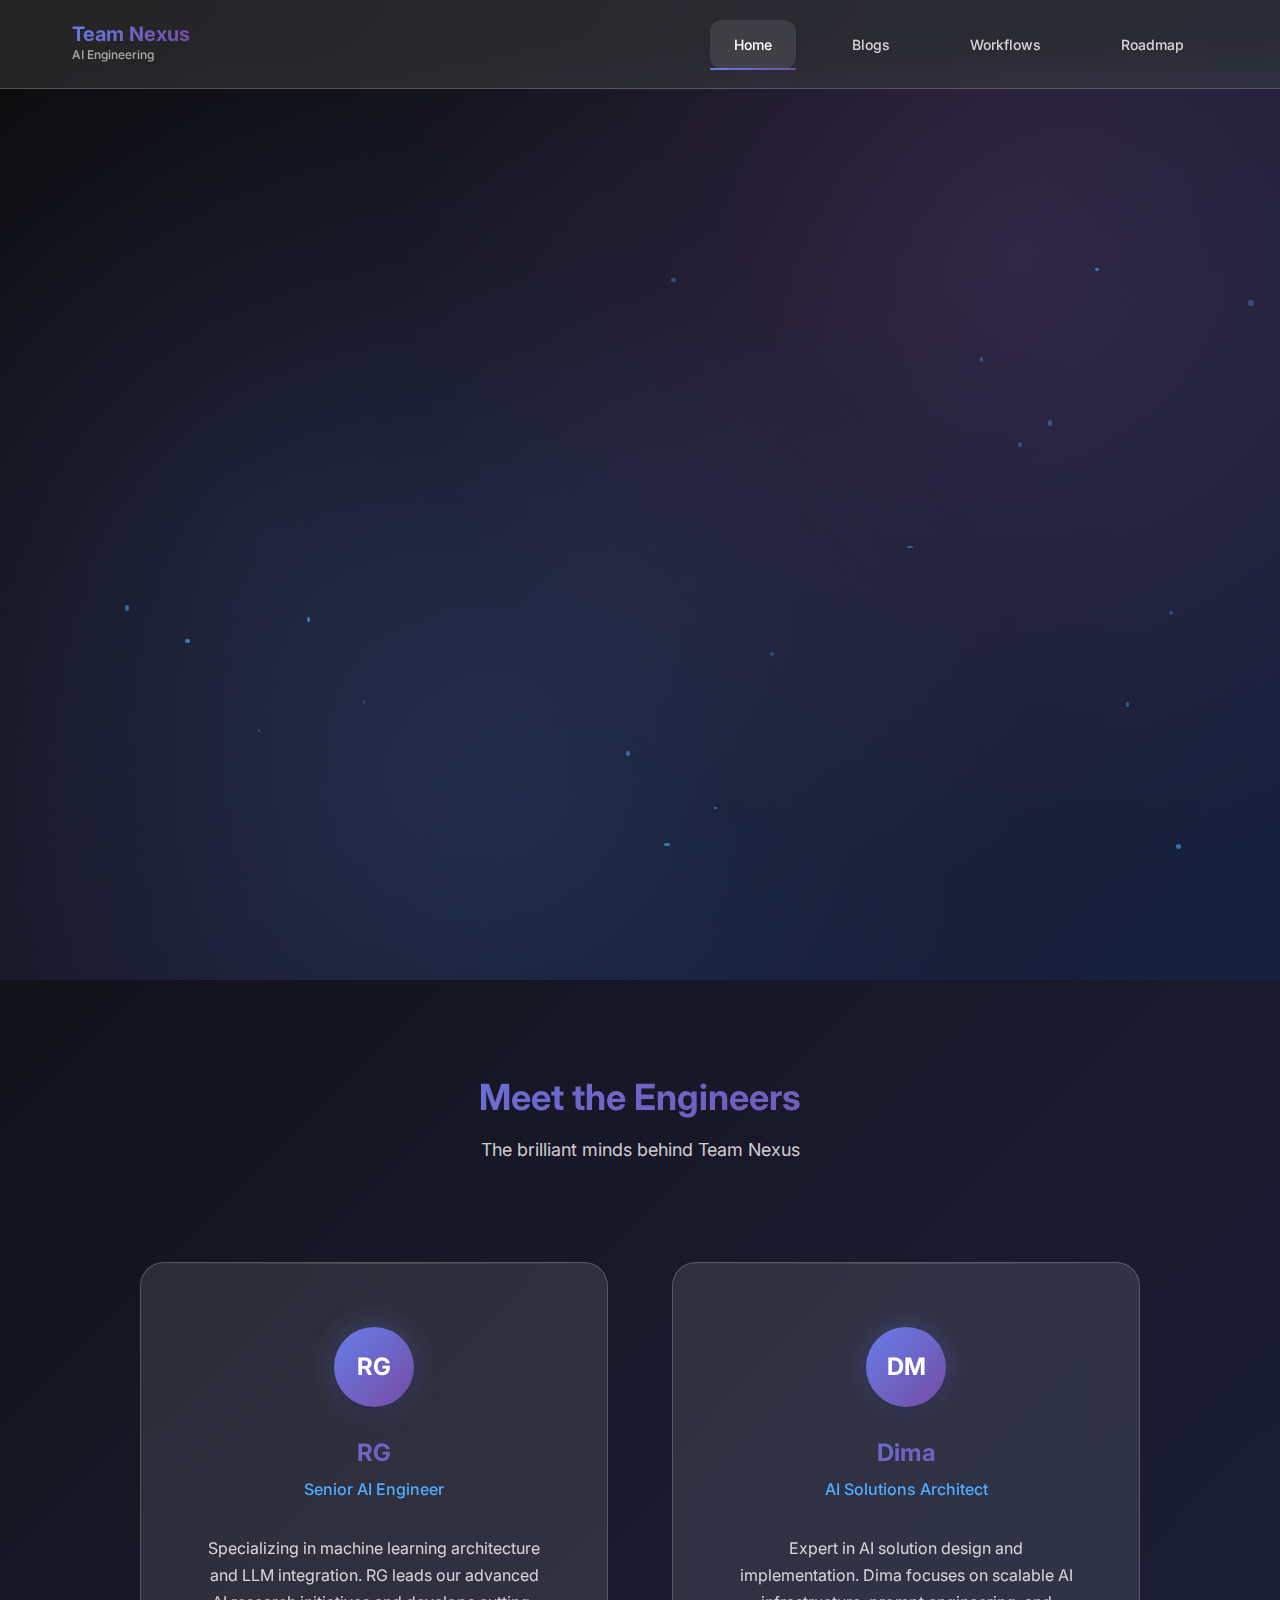
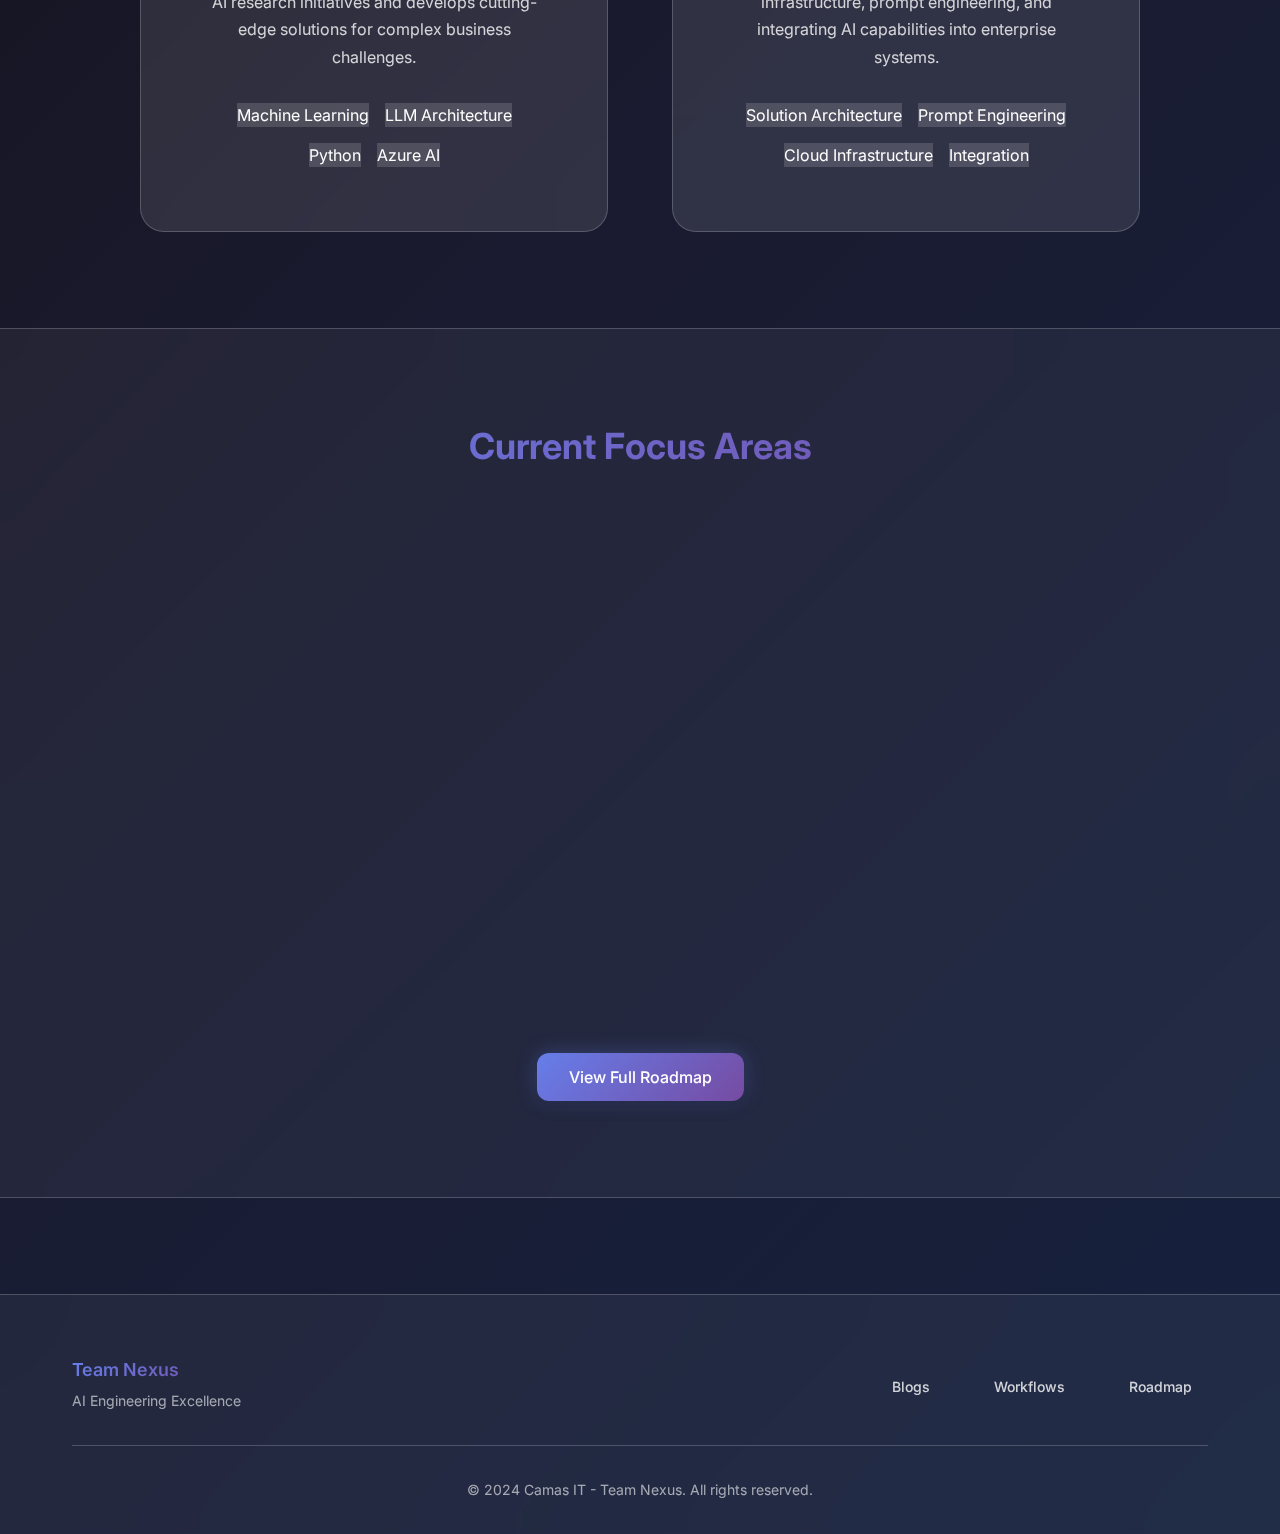
<file: index.html>
<!DOCTYPE html>
<html lang="en">
<head>
    <meta charset="UTF-8">
    <meta name="viewport" content="width=device-width, initial-scale=1.0">
    <title>Team Nexus - AI Engineering Excellence</title>
    <link rel="stylesheet" href="css/main.css">
</head>
<body>
    <nav class="navbar" data-component="navbar">
        <div class="navbar__container">
            <div class="navbar__brand">
                <h1 class="navbar__title">Team Nexus</h1>
                <span class="navbar__subtitle">AI Engineering</span>
            </div>
            <ul class="navbar__menu">
                <li class="navbar__item">
                    <a href="#home" class="navbar__link navbar__link--active">Home</a>
                </li>
                <li class="navbar__item">
                    <a href="pages/blog/" class="navbar__link">Blogs</a>
                </li>
                <li class="navbar__item">
                    <a href="pages/workflows/" class="navbar__link">Workflows</a>
                </li>
                <li class="navbar__item">
                    <a href="pages/roadmap/" class="navbar__link">Roadmap</a>
                </li>
            </ul>
        </div>
    </nav>

    <main class="main">
        <section class="hero" id="home">
            <div class="hero__background"></div>
            <div class="hero__container">
                <div class="hero__content">
                    <h1 class="hero__title">
                        Welcome to <span class="hero__highlight">Team Nexus</span>
                    </h1>
                    <p class="hero__subtitle">
                        Pioneering AI Engineering Excellence at Camas IT
                    </p>
                    <p class="hero__description">
                        We are a dedicated team of AI engineers pushing the boundaries of artificial intelligence, 
                        creating innovative solutions that transform how businesses operate and thrive in the digital age.
                    </p>
                    <div class="hero__actions">
                        <button class="btn btn--primary" data-scroll-to="team">Meet Our Team</button>
                        <button class="btn btn--secondary" data-scroll-to="projects">View Projects</button>
                    </div>
                </div>
            </div>
        </section>

        <section class="team" id="team">
            <div class="team__container">
                <h2 class="team__title">Meet the Engineers</h2>
                <p class="team__subtitle">The brilliant minds behind Team Nexus</p>
                
                <div class="team__grid">
                    <div class="team-card" data-component="team-card">
                        <div class="team-card__avatar">
                            <div class="team-card__avatar-placeholder">RG</div>
                        </div>
                        <div class="team-card__content">
                            <h3 class="team-card__name">RG</h3>
                            <p class="team-card__role">Senior AI Engineer</p>
                            <p class="team-card__description">
                                Specializing in machine learning architecture and LLM integration. 
                                RG leads our advanced AI research initiatives and develops cutting-edge 
                                solutions for complex business challenges.
                            </p>
                            <div class="team-card__skills">
                                <span class="skill-tag">Machine Learning</span>
                                <span class="skill-tag">LLM Architecture</span>
                                <span class="skill-tag">Python</span>
                                <span class="skill-tag">Azure AI</span>
                            </div>
                        </div>
                        <div class="team-card__overlay">
                            <div class="team-card__overlay-content">
                                <h4>Expertise Areas</h4>
                                <ul>
                                    <li>Deep Learning Frameworks</li>
                                    <li>Natural Language Processing</li>
                                    <li>AI Model Optimization</li>
                                    <li>Research & Development</li>
                                </ul>
                            </div>
                        </div>
                    </div>

                    <div class="team-card" data-component="team-card">
                        <div class="team-card__avatar">
                            <div class="team-card__avatar-placeholder">DM</div>
                        </div>
                        <div class="team-card__content">
                            <h3 class="team-card__name">Dima</h3>
                            <p class="team-card__role">AI Solutions Architect</p>
                            <p class="team-card__description">
                                Expert in AI solution design and implementation. Dima focuses on 
                                scalable AI infrastructure, prompt engineering, and integrating 
                                AI capabilities into enterprise systems.
                            </p>
                            <div class="team-card__skills">
                                <span class="skill-tag">Solution Architecture</span>
                                <span class="skill-tag">Prompt Engineering</span>
                                <span class="skill-tag">Cloud Infrastructure</span>
                                <span class="skill-tag">Integration</span>
                            </div>
                        </div>
                        <div class="team-card__overlay">
                            <div class="team-card__overlay-content">
                                <h4>Expertise Areas</h4>
                                <ul>
                                    <li>Enterprise AI Integration</li>
                                    <li>Cloud AI Services</li>
                                    <li>System Architecture</li>
                                    <li>Performance Optimization</li>
                                </ul>
                            </div>
                        </div>
                    </div>
                </div>
            </div>
        </section>

        <section class="projects-preview" id="projects">
            <div class="projects-preview__container">
                <h2 class="projects-preview__title">Current Focus Areas</h2>
                <div class="projects-preview__grid">
                    <div class="project-card">
                        <div class="project-card__icon">🤖</div>
                        <h3 class="project-card__title">LLM-Based Reporting</h3>
                        <p class="project-card__description">
                            Automated report generation using advanced language models
                        </p>
                    </div>
                    <div class="project-card">
                        <div class="project-card__icon">🎯</div>
                        <h3 class="project-card__title">Prompt Engineering Training</h3>
                        <p class="project-card__description">
                            Comprehensive training programs for effective AI interaction
                        </p>
                    </div>
                    <div class="project-card">
                        <div class="project-card__icon">✅</div>
                        <h3 class="project-card__title">Automatic QA Systems</h3>
                        <p class="project-card__description">
                            AI-powered quality assurance and automated auditing solutions
                        </p>
                    </div>
                </div>
                <div class="projects-preview__action">
                    <a href="pages/roadmap/" class="btn btn--primary">View Full Roadmap</a>
                </div>
            </div>
        </section>
    </main>

    <footer class="footer">
        <div class="footer__container">
            <div class="footer__content">
                <div class="footer__brand">
                    <h3>Team Nexus</h3>
                    <p>AI Engineering Excellence</p>
                </div>
                <div class="footer__links">
                    <a href="pages/blog/">Blogs</a>
                    <a href="pages/workflows/">Workflows</a>
                    <a href="pages/roadmap/">Roadmap</a>
                </div>
            </div>
            <div class="footer__bottom">
                <p>&copy; 2024 Camas IT - Team Nexus. All rights reserved.</p>
            </div>
        </div>
    </footer>

    <script src="js/main.js" type="module"></script>
</body>
</html>
</file>
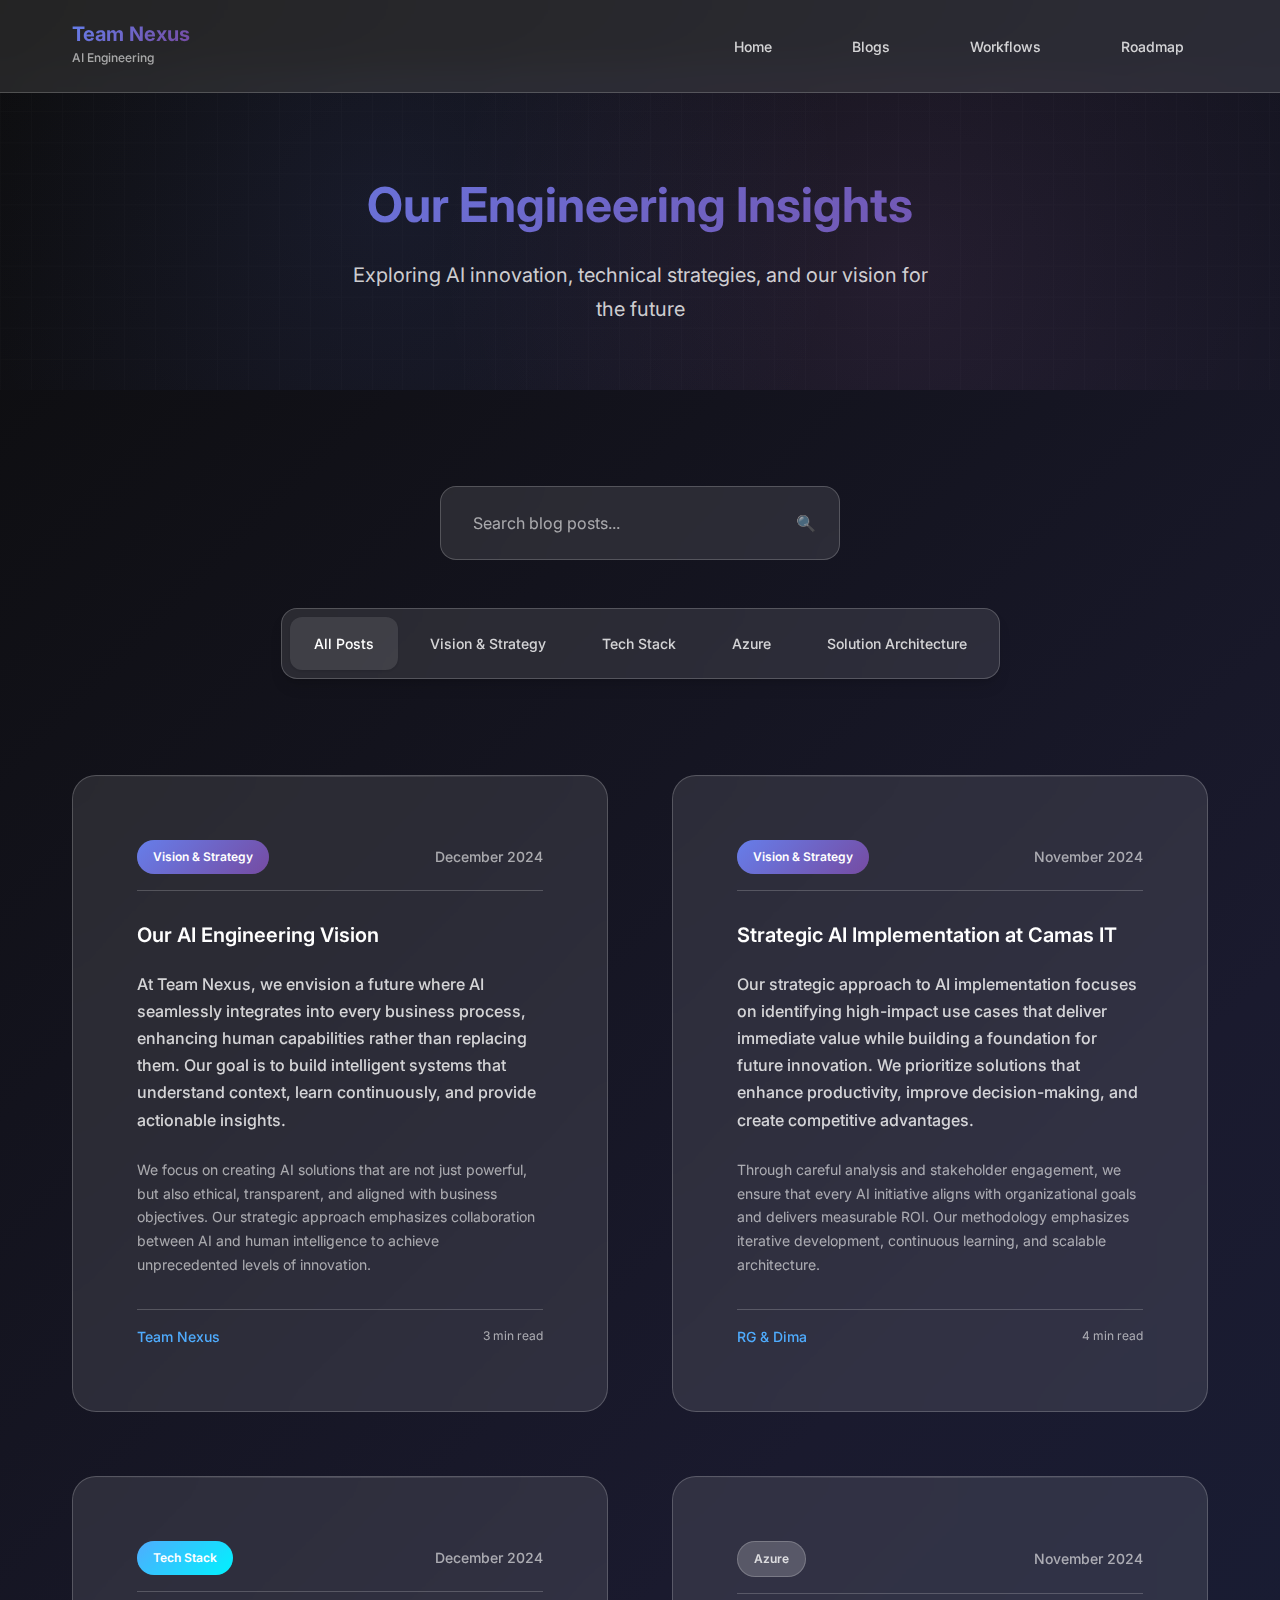
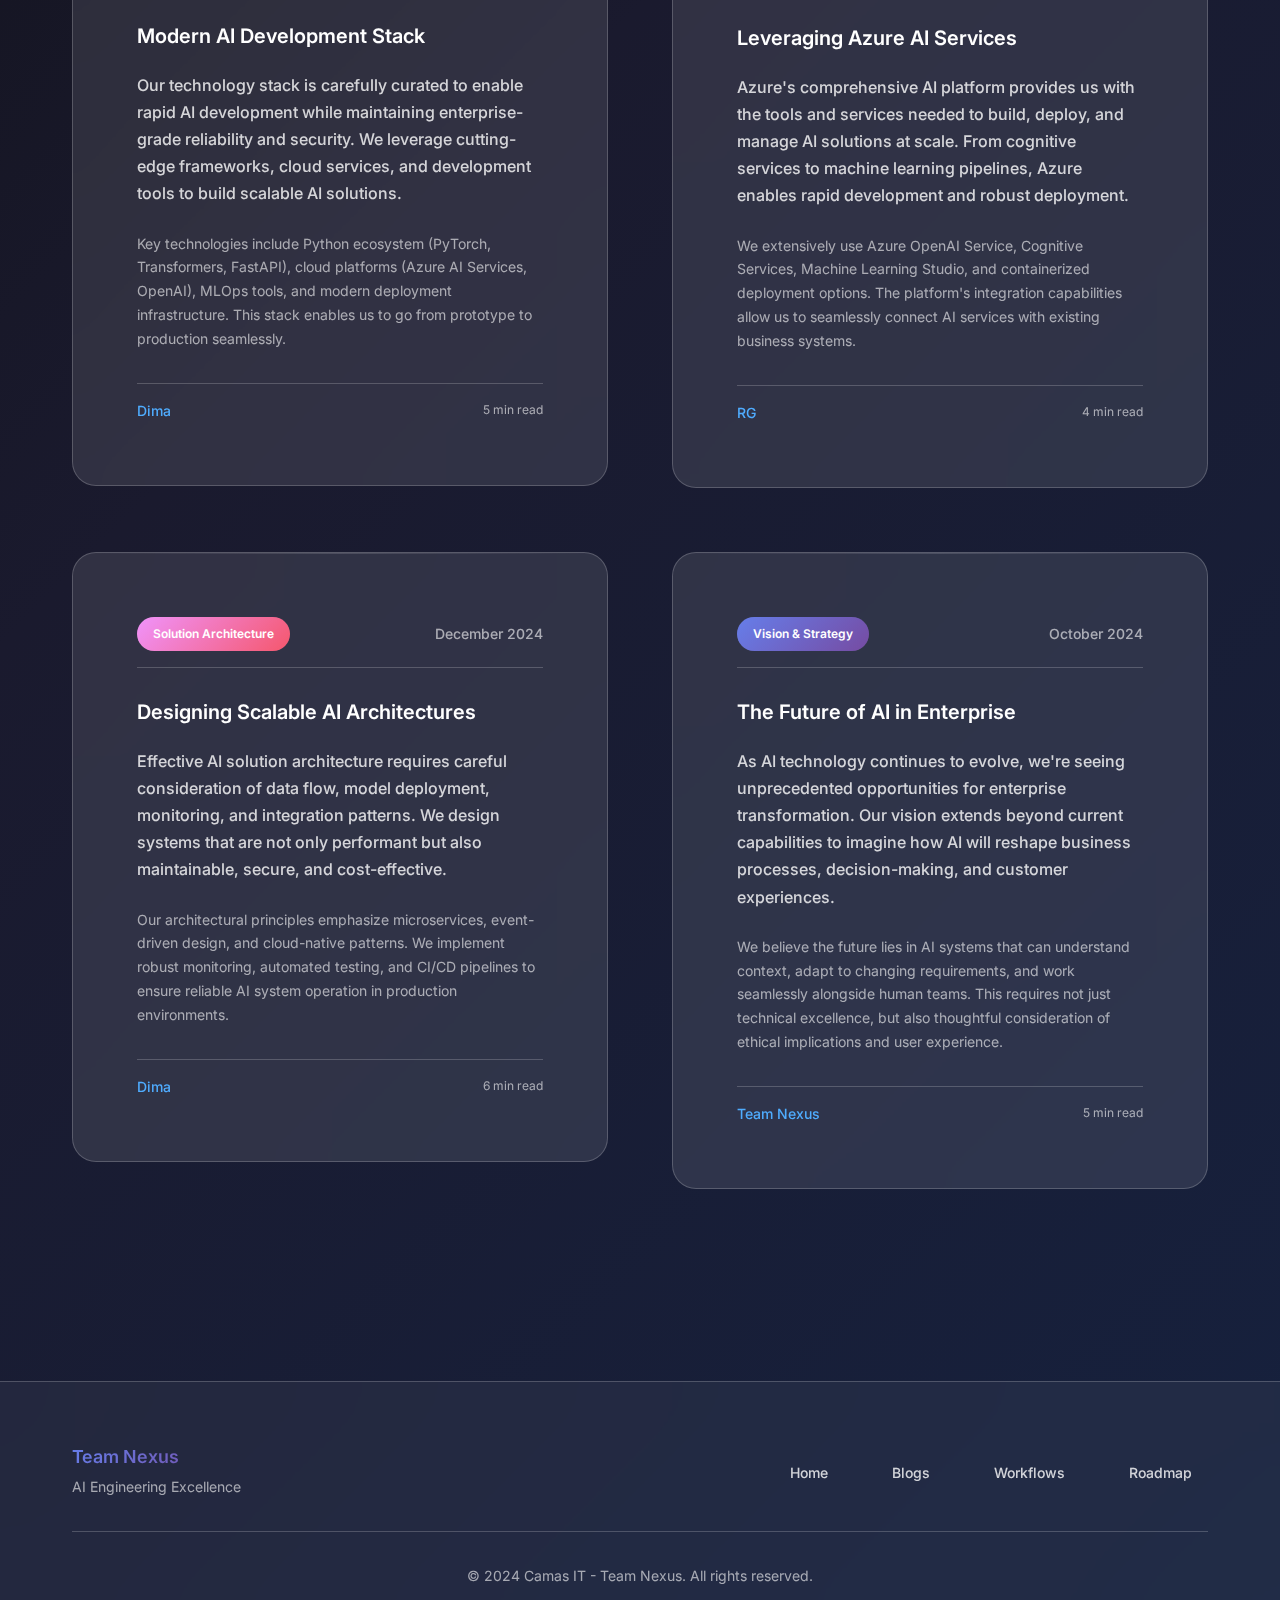
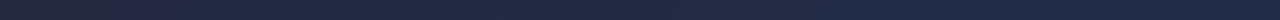
<file: pages/blog/index.html>
<!DOCTYPE html>
<html lang="en">
<head>
    <meta charset="UTF-8">
    <meta name="viewport" content="width=device-width, initial-scale=1.0">
    <title>Blogs - Team Nexus</title>
    <link rel="stylesheet" href="../../css/main.css">
    <link rel="stylesheet" href="../../css/pages/blog.css">
</head>
<body>
    <nav class="navbar" data-component="navbar">
        <div class="navbar__container">
            <div class="navbar__brand">
                <a href="../../index.html">
                    <h1 class="navbar__title">Team Nexus</h1>
                    <span class="navbar__subtitle">AI Engineering</span>
                </a>
            </div>
            <ul class="navbar__menu">
                <li class="navbar__item">
                    <a href="../../index.html" class="navbar__link">Home</a>
                </li>
                <li class="navbar__item">
                    <a href="../blog/" class="navbar__link navbar__link--active">Blogs</a>
                </li>
                <li class="navbar__item">
                    <a href="../workflows/" class="navbar__link">Workflows</a>
                </li>
                <li class="navbar__item">
                    <a href="../roadmap/" class="navbar__link">Roadmap</a>
                </li>
            </ul>
        </div>
    </nav>

    <main class="main">
        <section class="blog-hero">
            <div class="blog-hero__container">
                <h1 class="blog-hero__title">Our Engineering Insights</h1>
                <p class="blog-hero__subtitle">
                    Exploring AI innovation, technical strategies, and our vision for the future
                </p>
            </div>
        </section>

        <section class="blog-content">
            <div class="blog-content__container">
                <!-- Blog Categories Filter -->
                <div class="blog-filters">
                    <div class="nav-pills">
                        <button class="nav-pill nav-pill--active" data-filter="all">All Posts</button>
                        <button class="nav-pill" data-filter="vision">Vision & Strategy</button>
                        <button class="nav-pill" data-filter="tech">Tech Stack</button>
                        <button class="nav-pill" data-filter="azure">Azure</button>
                        <button class="nav-pill" data-filter="architecture">Solution Architecture</button>
                    </div>
                </div>

                <!-- Blog Posts Grid -->
                <div class="blog-grid">
                    <!-- Vision & Strategy Posts -->
                    <article class="blog-card" data-category="vision" data-animate="fade-up">
                        <div class="blog-card__header">
                            <div class="blog-card__category">
                                <span class="tag tag--primary">Vision & Strategy</span>
                            </div>
                            <div class="blog-card__date">December 2024</div>
                        </div>
                        <div class="blog-card__content">
                            <h3 class="blog-card__title">Our AI Engineering Vision</h3>
                            <p class="blog-card__excerpt">
                                At Team Nexus, we envision a future where AI seamlessly integrates into every business process, 
                                enhancing human capabilities rather than replacing them. Our goal is to build intelligent systems 
                                that understand context, learn continuously, and provide actionable insights.
                            </p>
                            <p class="blog-card__text">
                                We focus on creating AI solutions that are not just powerful, but also ethical, transparent, 
                                and aligned with business objectives. Our strategic approach emphasizes collaboration between 
                                AI and human intelligence to achieve unprecedented levels of innovation.
                            </p>
                        </div>
                        <div class="blog-card__footer">
                            <div class="blog-card__author">Team Nexus</div>
                            <div class="blog-card__read-time">3 min read</div>
                        </div>
                    </article>

                    <article class="blog-card" data-category="vision" data-animate="fade-up">
                        <div class="blog-card__header">
                            <div class="blog-card__category">
                                <span class="tag tag--primary">Vision & Strategy</span>
                            </div>
                            <div class="blog-card__date">November 2024</div>
                        </div>
                        <div class="blog-card__content">
                            <h3 class="blog-card__title">Strategic AI Implementation at Camas IT</h3>
                            <p class="blog-card__excerpt">
                                Our strategic approach to AI implementation focuses on identifying high-impact use cases 
                                that deliver immediate value while building a foundation for future innovation. We prioritize 
                                solutions that enhance productivity, improve decision-making, and create competitive advantages.
                            </p>
                            <p class="blog-card__text">
                                Through careful analysis and stakeholder engagement, we ensure that every AI initiative 
                                aligns with organizational goals and delivers measurable ROI. Our methodology emphasizes 
                                iterative development, continuous learning, and scalable architecture.
                            </p>
                        </div>
                        <div class="blog-card__footer">
                            <div class="blog-card__author">RG & Dima</div>
                            <div class="blog-card__read-time">4 min read</div>
                        </div>
                    </article>

                    <!-- Tech Stack Posts -->
                    <article class="blog-card" data-category="tech" data-animate="fade-up">
                        <div class="blog-card__header">
                            <div class="blog-card__category">
                                <span class="tag tag--accent">Tech Stack</span>
                            </div>
                            <div class="blog-card__date">December 2024</div>
                        </div>
                        <div class="blog-card__content">
                            <h3 class="blog-card__title">Modern AI Development Stack</h3>
                            <p class="blog-card__excerpt">
                                Our technology stack is carefully curated to enable rapid AI development while maintaining 
                                enterprise-grade reliability and security. We leverage cutting-edge frameworks, cloud services, 
                                and development tools to build scalable AI solutions.
                            </p>
                            <p class="blog-card__text">
                                Key technologies include Python ecosystem (PyTorch, Transformers, FastAPI), cloud platforms 
                                (Azure AI Services, OpenAI), MLOps tools, and modern deployment infrastructure. This stack 
                                enables us to go from prototype to production seamlessly.
                            </p>
                        </div>
                        <div class="blog-card__footer">
                            <div class="blog-card__author">Dima</div>
                            <div class="blog-card__read-time">5 min read</div>
                        </div>
                    </article>

                    <!-- Azure Posts -->
                    <article class="blog-card" data-category="azure" data-animate="fade-up">
                        <div class="blog-card__header">
                            <div class="blog-card__category">
                                <span class="tag">Azure</span>
                            </div>
                            <div class="blog-card__date">November 2024</div>
                        </div>
                        <div class="blog-card__content">
                            <h3 class="blog-card__title">Leveraging Azure AI Services</h3>
                            <p class="blog-card__excerpt">
                                Azure's comprehensive AI platform provides us with the tools and services needed to build, 
                                deploy, and manage AI solutions at scale. From cognitive services to machine learning pipelines, 
                                Azure enables rapid development and robust deployment.
                            </p>
                            <p class="blog-card__text">
                                We extensively use Azure OpenAI Service, Cognitive Services, Machine Learning Studio, and 
                                containerized deployment options. The platform's integration capabilities allow us to 
                                seamlessly connect AI services with existing business systems.
                            </p>
                        </div>
                        <div class="blog-card__footer">
                            <div class="blog-card__author">RG</div>
                            <div class="blog-card__read-time">4 min read</div>
                        </div>
                    </article>

                    <!-- Solution Architecture Posts -->
                    <article class="blog-card" data-category="architecture" data-animate="fade-up">
                        <div class="blog-card__header">
                            <div class="blog-card__category">
                                <span class="tag tag--secondary">Solution Architecture</span>
                            </div>
                            <div class="blog-card__date">December 2024</div>
                        </div>
                        <div class="blog-card__content">
                            <h3 class="blog-card__title">Designing Scalable AI Architectures</h3>
                            <p class="blog-card__excerpt">
                                Effective AI solution architecture requires careful consideration of data flow, model deployment, 
                                monitoring, and integration patterns. We design systems that are not only performant but also 
                                maintainable, secure, and cost-effective.
                            </p>
                            <p class="blog-card__text">
                                Our architectural principles emphasize microservices, event-driven design, and cloud-native 
                                patterns. We implement robust monitoring, automated testing, and CI/CD pipelines to ensure 
                                reliable AI system operation in production environments.
                            </p>
                        </div>
                        <div class="blog-card__footer">
                            <div class="blog-card__author">Dima</div>
                            <div class="blog-card__read-time">6 min read</div>
                        </div>
                    </article>

                    <!-- Additional Vision Post -->
                    <article class="blog-card" data-category="vision" data-animate="fade-up">
                        <div class="blog-card__header">
                            <div class="blog-card__category">
                                <span class="tag tag--primary">Vision & Strategy</span>
                            </div>
                            <div class="blog-card__date">October 2024</div>
                        </div>
                        <div class="blog-card__content">
                            <h3 class="blog-card__title">The Future of AI in Enterprise</h3>
                            <p class="blog-card__excerpt">
                                As AI technology continues to evolve, we're seeing unprecedented opportunities for enterprise 
                                transformation. Our vision extends beyond current capabilities to imagine how AI will reshape 
                                business processes, decision-making, and customer experiences.
                            </p>
                            <p class="blog-card__text">
                                We believe the future lies in AI systems that can understand context, adapt to changing 
                                requirements, and work seamlessly alongside human teams. This requires not just technical 
                                excellence, but also thoughtful consideration of ethical implications and user experience.
                            </p>
                        </div>
                        <div class="blog-card__footer">
                            <div class="blog-card__author">Team Nexus</div>
                            <div class="blog-card__read-time">5 min read</div>
                        </div>
                    </article>
                </div>
            </div>
        </section>
    </main>

    <footer class="footer">
        <div class="footer__container">
            <div class="footer__content">
                <div class="footer__brand">
                    <h3>Team Nexus</h3>
                    <p>AI Engineering Excellence</p>
                </div>
                <div class="footer__links">
                    <a href="../../index.html">Home</a>
                    <a href="../blog/">Blogs</a>
                    <a href="../workflows/">Workflows</a>
                    <a href="../roadmap/">Roadmap</a>
                </div>
            </div>
            <div class="footer__bottom">
                <p>&copy; 2024 Camas IT - Team Nexus. All rights reserved.</p>
            </div>
        </div>
    </footer>

    <script src="../../js/main.js" type="module"></script>
    <script src="../../js/pages/blog.js" type="module"></script>
</body>
</html>
</file>
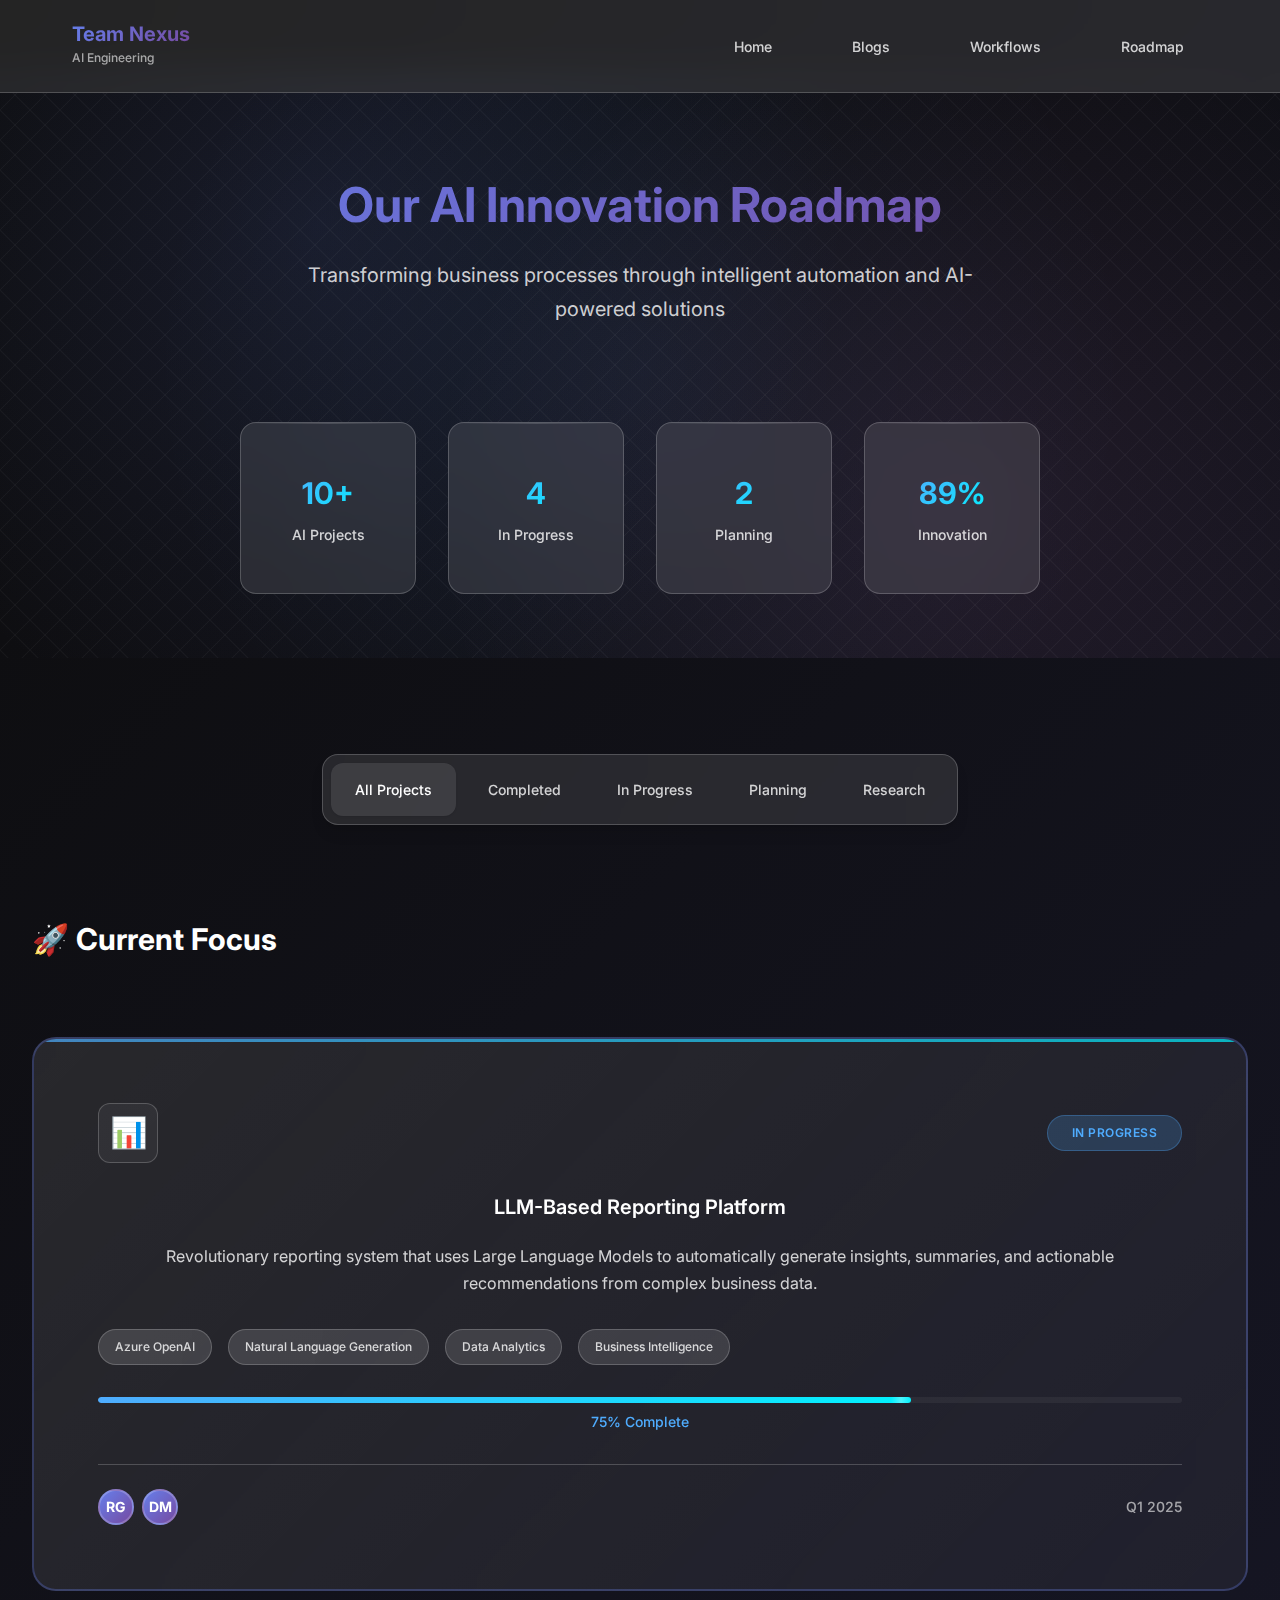
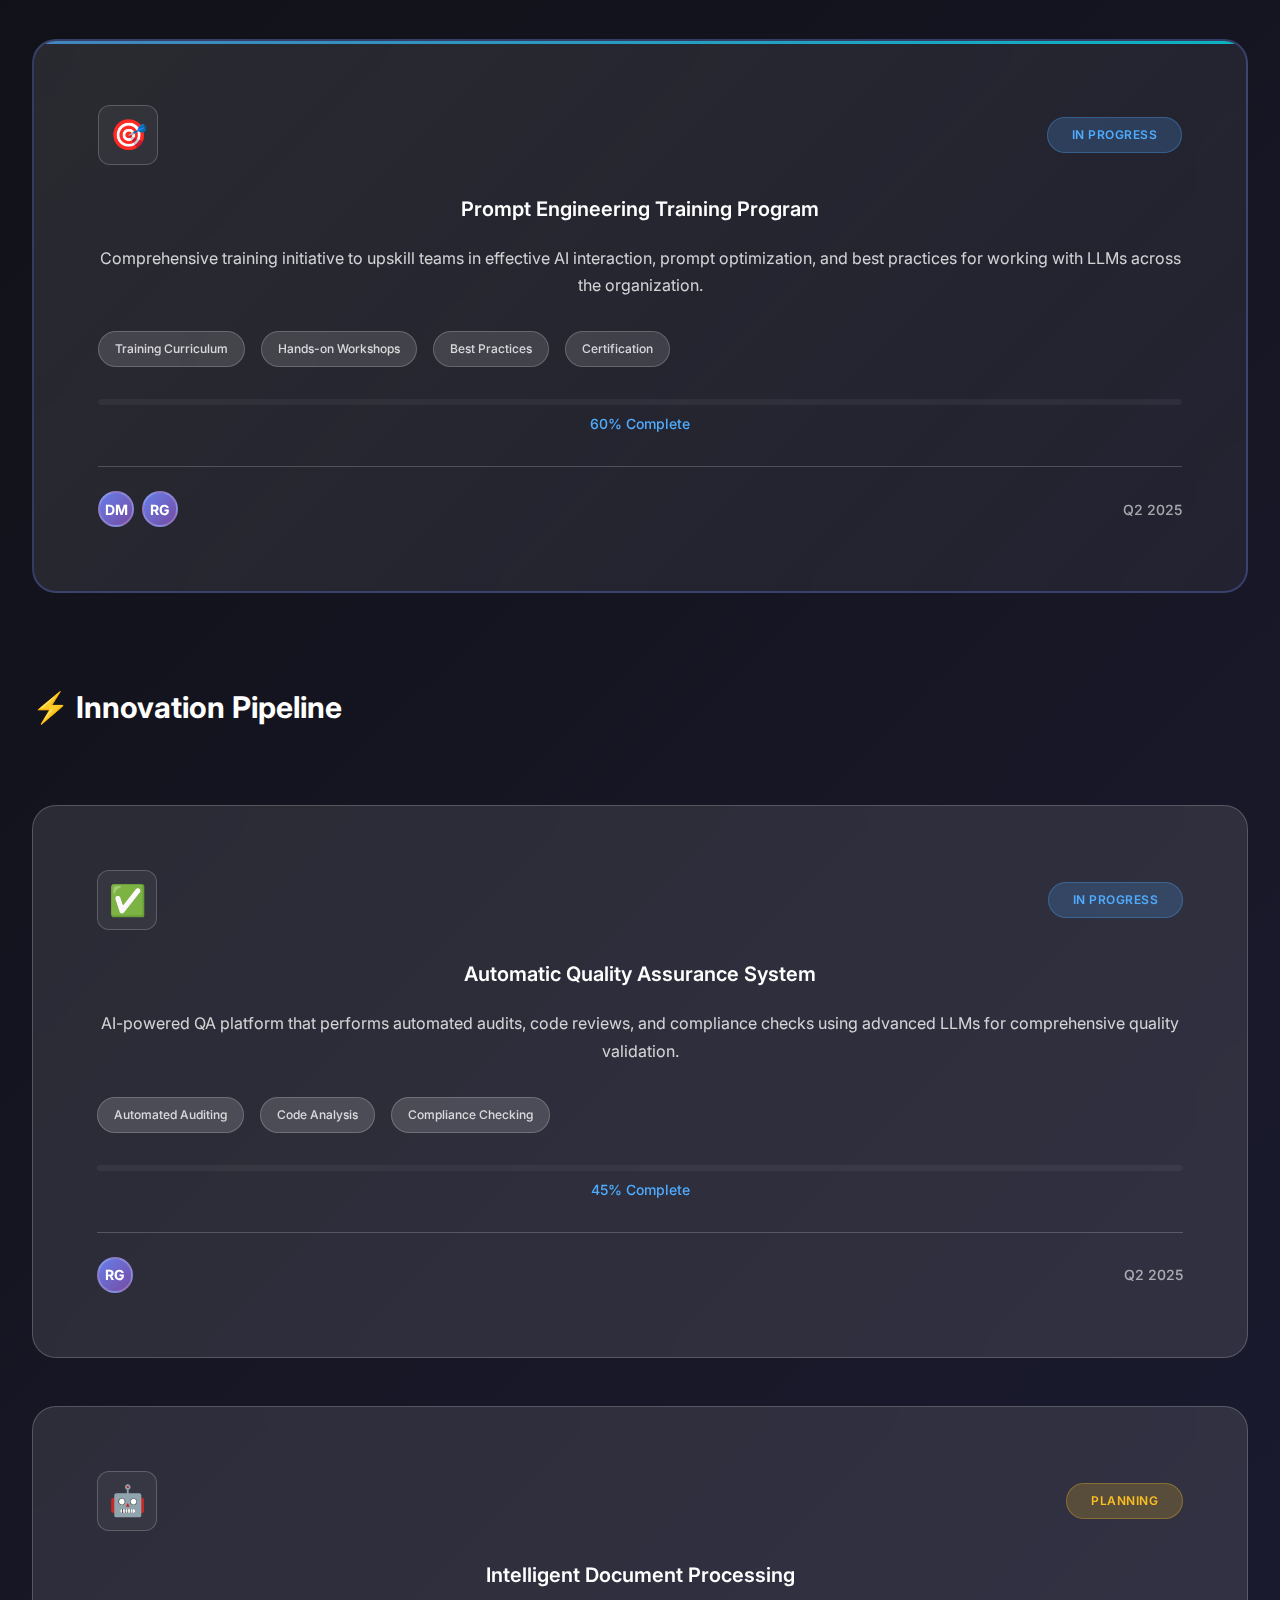
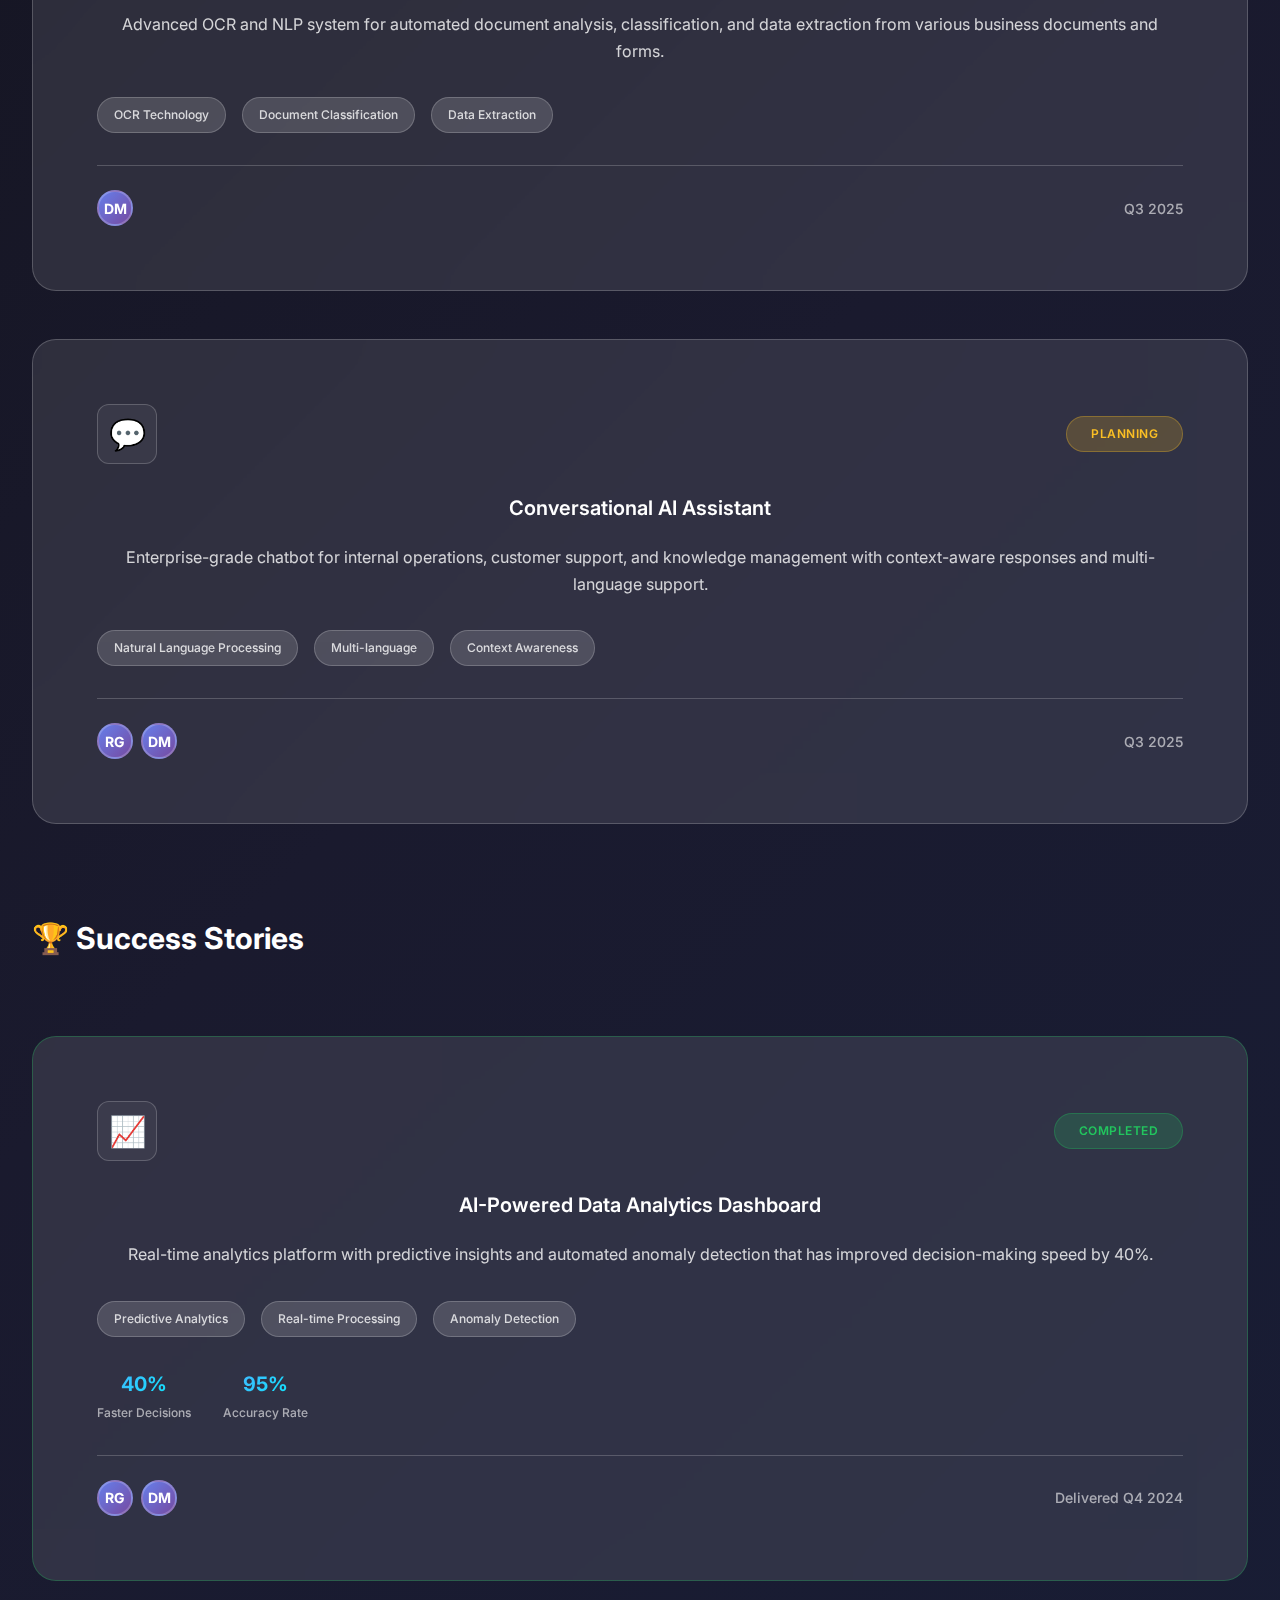
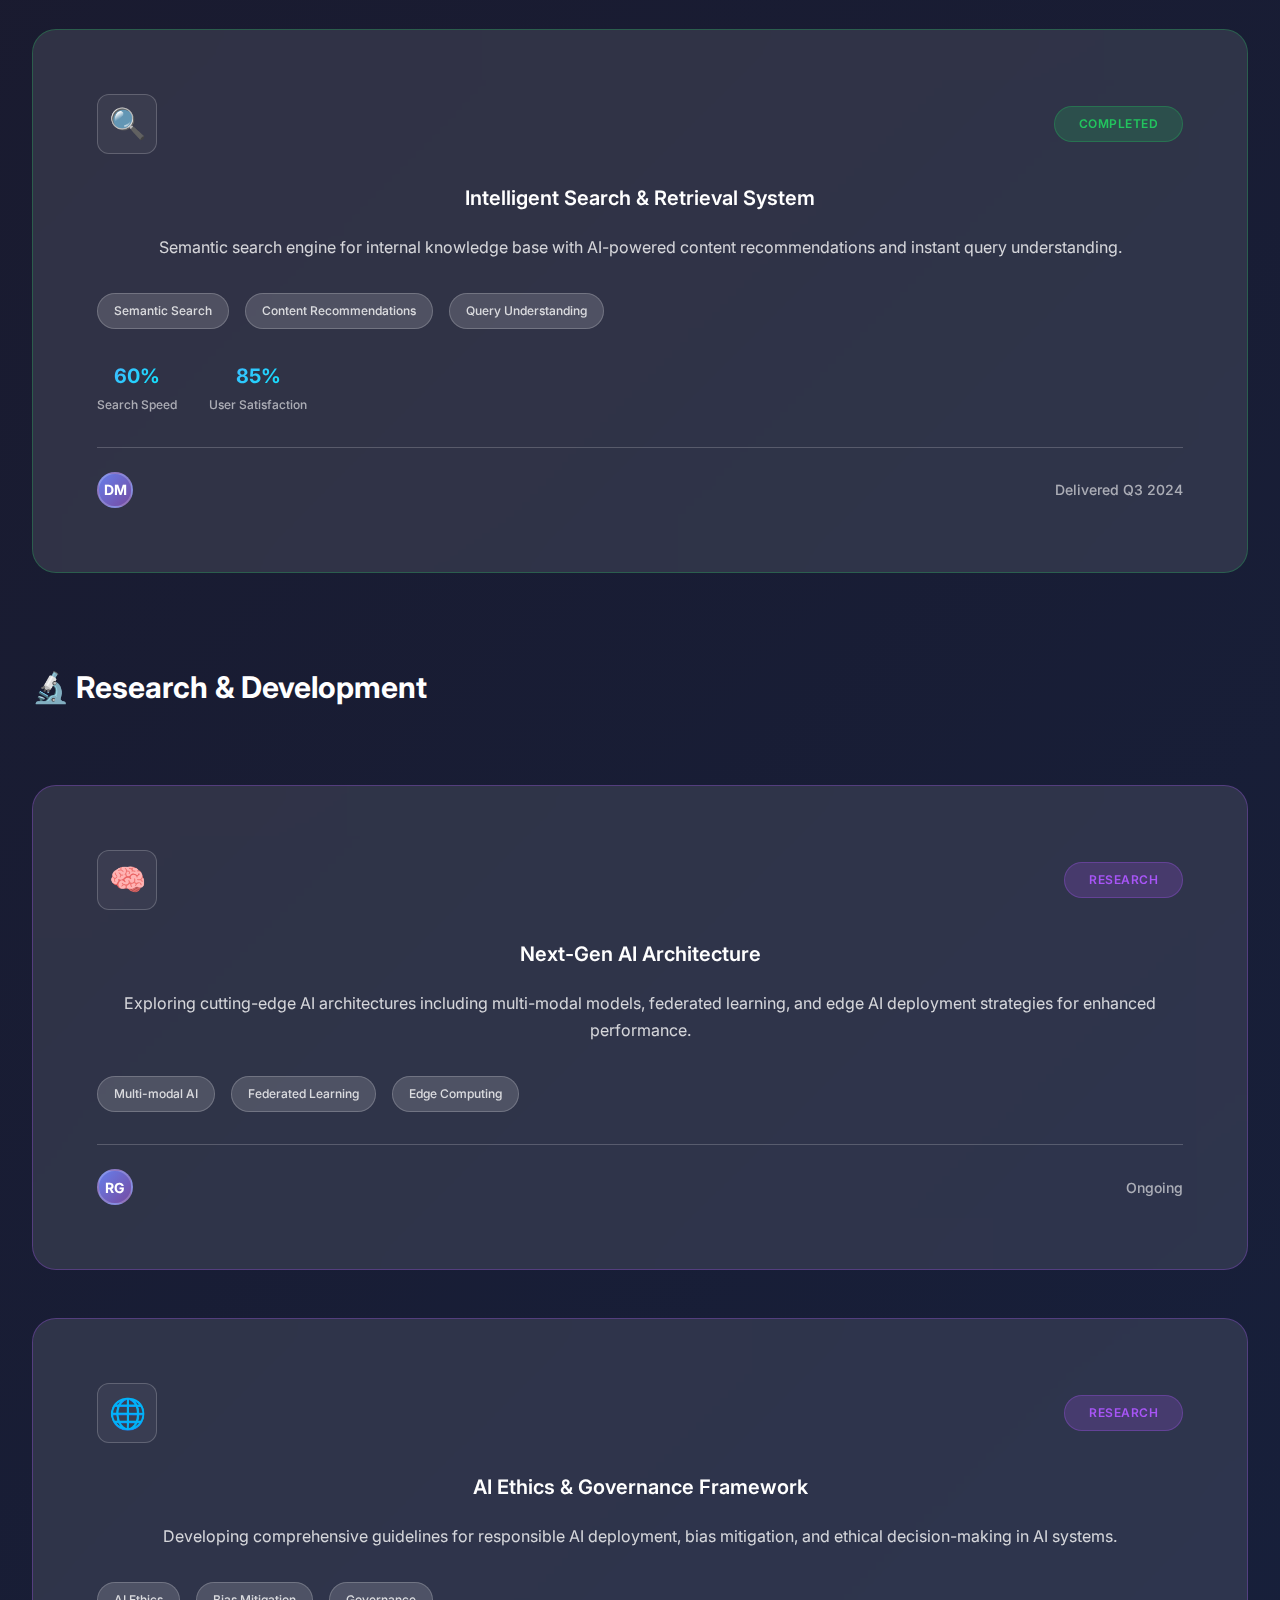
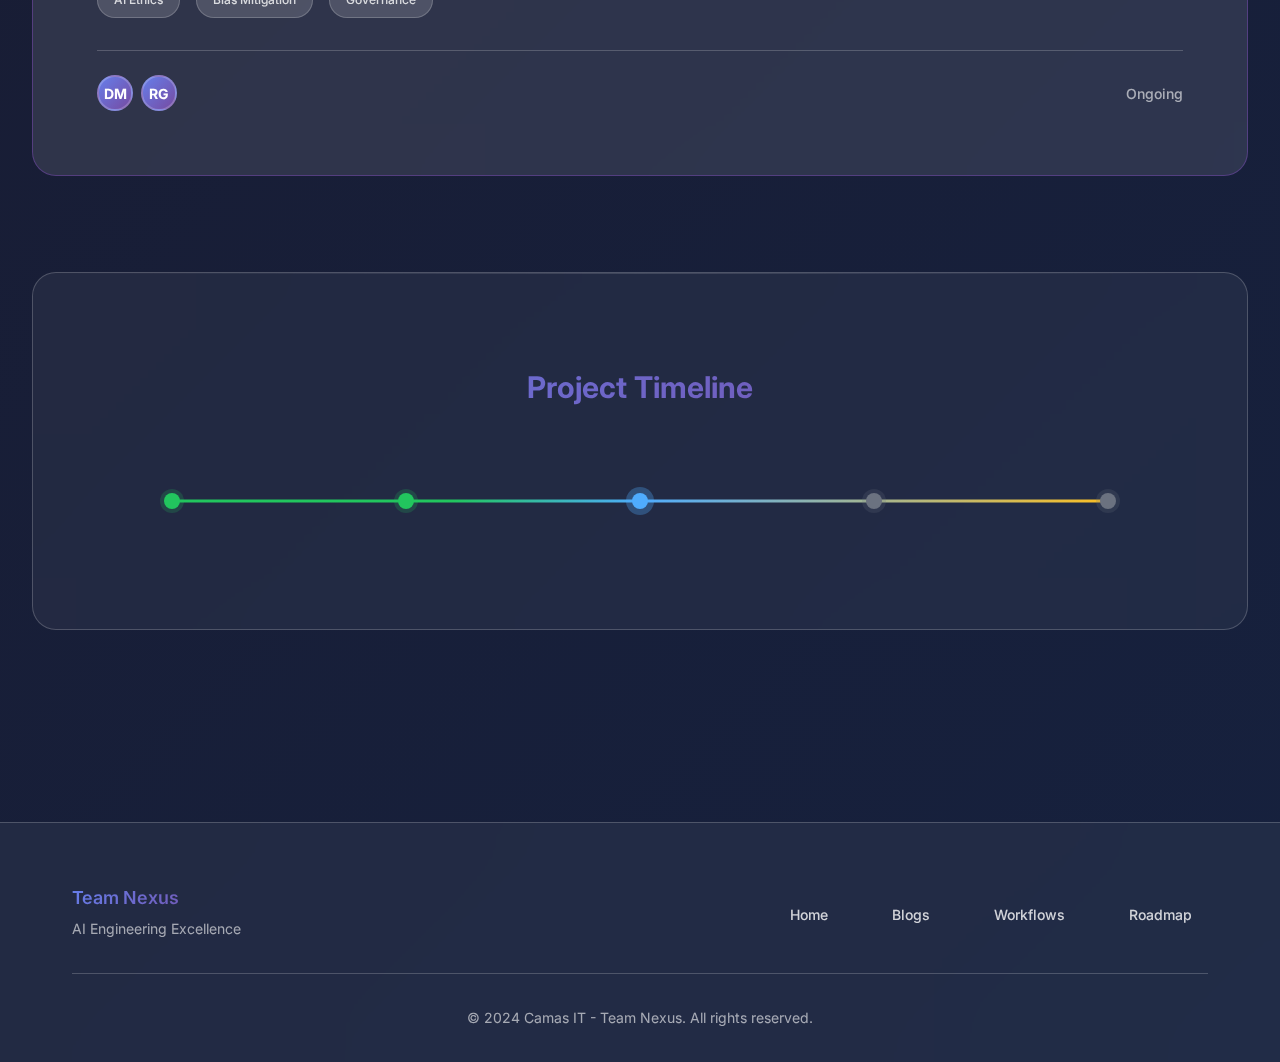
<file: pages/roadmap/index.html>
<!DOCTYPE html>
<html lang="en">
<head>
    <meta charset="UTF-8">
    <meta name="viewport" content="width=device-width, initial-scale=1.0">
    <title>Roadmap - Team Nexus</title>
    <link rel="stylesheet" href="../../css/main.css">
    <link rel="stylesheet" href="../../css/pages/roadmap.css">
</head>
<body>
    <nav class="navbar" data-component="navbar">
        <div class="navbar__container">
            <div class="navbar__brand">
                <a href="../../index.html">
                    <h1 class="navbar__title">Team Nexus</h1>
                    <span class="navbar__subtitle">AI Engineering</span>
                </a>
            </div>
            <ul class="navbar__menu">
                <li class="navbar__item">
                    <a href="../../index.html" class="navbar__link">Home</a>
                </li>
                <li class="navbar__item">
                    <a href="../blog/" class="navbar__link">Blogs</a>
                </li>
                <li class="navbar__item">
                    <a href="../workflows/" class="navbar__link">Workflows</a>
                </li>
                <li class="navbar__item">
                    <a href="../roadmap/" class="navbar__link navbar__link--active">Roadmap</a>
                </li>
            </ul>
        </div>
    </nav>

    <main class="main">
        <section class="roadmap-hero">
            <div class="roadmap-hero__container">
                <h1 class="roadmap-hero__title">Our AI Innovation Roadmap</h1>
                <p class="roadmap-hero__subtitle">
                    Transforming business processes through intelligent automation and AI-powered solutions
                </p>
                <div class="roadmap-stats">
                    <div class="stat-card" data-animate="scale">
                        <div class="stat-number">12+</div>
                        <div class="stat-label">AI Projects</div>
                    </div>
                    <div class="stat-card" data-animate="scale">
                        <div class="stat-number">5</div>
                        <div class="stat-label">In Progress</div>
                    </div>
                    <div class="stat-card" data-animate="scale">
                        <div class="stat-number">3</div>
                        <div class="stat-label">Planning</div>
                    </div>
                    <div class="stat-card" data-animate="scale">
                        <div class="stat-number">100%</div>
                        <div class="stat-label">Innovation</div>
                    </div>
                </div>
            </div>
        </section>

        <section class="roadmap-content">
            <div class="roadmap-content__container">
                <!-- Project Filter -->
                <div class="project-filters">
                    <div class="nav-pills">
                        <button class="nav-pill nav-pill--active" data-status="all">All Projects</button>
                        <button class="nav-pill" data-status="completed">Completed</button>
                        <button class="nav-pill" data-status="in-progress">In Progress</button>
                        <button class="nav-pill" data-status="planning">Planning</button>
                        <button class="nav-pill" data-status="research">Research</button>
                    </div>
                </div>

                <!-- Interactive Roadmap Grid -->
                <div class="roadmap-grid">
                    <!-- Current Focus Projects -->
                    <div class="roadmap-section">
                        <h2 class="section-title">🚀 Current Focus</h2>
                        
                        <div class="project-card featured" data-status="in-progress" data-animate="fade-up">
                            <div class="project-header">
                                <div class="project-icon">📊</div>
                                <div class="project-status status--in-progress">In Progress</div>
                            </div>
                            <div class="project-content">
                                <h3 class="project-title">LLM-Based Reporting Platform</h3>
                                <p class="project-description">
                                    Revolutionary reporting system that uses Large Language Models to automatically 
                                    generate insights, summaries, and actionable recommendations from complex business data.
                                </p>
                                <div class="project-features">
                                    <span class="feature-tag">Azure OpenAI</span>
                                    <span class="feature-tag">Natural Language Generation</span>
                                    <span class="feature-tag">Data Analytics</span>
                                    <span class="feature-tag">Business Intelligence</span>
                                </div>
                                <div class="project-progress">
                                    <div class="progress-bar">
                                        <div class="progress-fill" style="width: 75%"></div>
                                    </div>
                                    <div class="progress-text">75% Complete</div>
                                </div>
                            </div>
                            <div class="project-team">
                                <div class="team-avatars">
                                    <div class="avatar">RG</div>
                                    <div class="avatar">DM</div>
                                </div>
                                <div class="project-timeline">Q1 2025</div>
                            </div>
                        </div>

                        <div class="project-card featured" data-status="in-progress" data-animate="fade-up">
                            <div class="project-header">
                                <div class="project-icon">🎯</div>
                                <div class="project-status status--in-progress">In Progress</div>
                            </div>
                            <div class="project-content">
                                <h3 class="project-title">Prompt Engineering Training Program</h3>
                                <p class="project-description">
                                    Comprehensive training initiative to upskill teams in effective AI interaction, 
                                    prompt optimization, and best practices for working with LLMs across the organization.
                                </p>
                                <div class="project-features">
                                    <span class="feature-tag">Training Curriculum</span>
                                    <span class="feature-tag">Hands-on Workshops</span>
                                    <span class="feature-tag">Best Practices</span>
                                    <span class="feature-tag">Certification</span>
                                </div>
                                <div class="project-progress">
                                    <div class="progress-bar">
                                        <div class="progress-fill" style="width: 60%"></div>
                                    </div>
                                    <div class="progress-text">60% Complete</div>
                                </div>
                            </div>
                            <div class="project-team">
                                <div class="team-avatars">
                                    <div class="avatar">DM</div>
                                    <div class="avatar">RG</div>
                                </div>
                                <div class="project-timeline">Q2 2025</div>
                            </div>
                        </div>
                    </div>

                    <!-- Innovation Pipeline -->
                    <div class="roadmap-section">
                        <h2 class="section-title">⚡ Innovation Pipeline</h2>
                        
                        <div class="project-card" data-status="in-progress" data-animate="fade-up">
                            <div class="project-header">
                                <div class="project-icon">✅</div>
                                <div class="project-status status--in-progress">In Progress</div>
                            </div>
                            <div class="project-content">
                                <h3 class="project-title">Automatic Quality Assurance System</h3>
                                <p class="project-description">
                                    AI-powered QA platform that performs automated audits, code reviews, and 
                                    compliance checks using advanced LLMs for comprehensive quality validation.
                                </p>
                                <div class="project-features">
                                    <span class="feature-tag">Automated Auditing</span>
                                    <span class="feature-tag">Code Analysis</span>
                                    <span class="feature-tag">Compliance Checking</span>
                                </div>
                                <div class="project-progress">
                                    <div class="progress-bar">
                                        <div class="progress-fill" style="width: 45%"></div>
                                    </div>
                                    <div class="progress-text">45% Complete</div>
                                </div>
                            </div>
                            <div class="project-team">
                                <div class="team-avatars">
                                    <div class="avatar">RG</div>
                                </div>
                                <div class="project-timeline">Q2 2025</div>
                            </div>
                        </div>

                        <div class="project-card" data-status="planning" data-animate="fade-up">
                            <div class="project-header">
                                <div class="project-icon">🤖</div>
                                <div class="project-status status--planning">Planning</div>
                            </div>
                            <div class="project-content">
                                <h3 class="project-title">Intelligent Document Processing</h3>
                                <p class="project-description">
                                    Advanced OCR and NLP system for automated document analysis, classification, 
                                    and data extraction from various business documents and forms.
                                </p>
                                <div class="project-features">
                                    <span class="feature-tag">OCR Technology</span>
                                    <span class="feature-tag">Document Classification</span>
                                    <span class="feature-tag">Data Extraction</span>
                                </div>
                            </div>
                            <div class="project-team">
                                <div class="team-avatars">
                                    <div class="avatar">DM</div>
                                </div>
                                <div class="project-timeline">Q3 2025</div>
                            </div>
                        </div>

                        <div class="project-card" data-status="planning" data-animate="fade-up">
                            <div class="project-header">
                                <div class="project-icon">💬</div>
                                <div class="project-status status--planning">Planning</div>
                            </div>
                            <div class="project-content">
                                <h3 class="project-title">Conversational AI Assistant</h3>
                                <p class="project-description">
                                    Enterprise-grade chatbot for internal operations, customer support, 
                                    and knowledge management with context-aware responses and multi-language support.
                                </p>
                                <div class="project-features">
                                    <span class="feature-tag">Natural Language Processing</span>
                                    <span class="feature-tag">Multi-language</span>
                                    <span class="feature-tag">Context Awareness</span>
                                </div>
                            </div>
                            <div class="project-team">
                                <div class="team-avatars">
                                    <div class="avatar">RG</div>
                                    <div class="avatar">DM</div>
                                </div>
                                <div class="project-timeline">Q3 2025</div>
                            </div>
                        </div>
                    </div>

                    <!-- Completed Success Stories -->
                    <div class="roadmap-section">
                        <h2 class="section-title">🏆 Success Stories</h2>
                        
                        <div class="project-card completed" data-status="completed" data-animate="fade-up">
                            <div class="project-header">
                                <div class="project-icon">📈</div>
                                <div class="project-status status--completed">Completed</div>
                            </div>
                            <div class="project-content">
                                <h3 class="project-title">AI-Powered Data Analytics Dashboard</h3>
                                <p class="project-description">
                                    Real-time analytics platform with predictive insights and automated anomaly detection 
                                    that has improved decision-making speed by 40%.
                                </p>
                                <div class="project-features">
                                    <span class="feature-tag">Predictive Analytics</span>
                                    <span class="feature-tag">Real-time Processing</span>
                                    <span class="feature-tag">Anomaly Detection</span>
                                </div>
                                <div class="project-impact">
                                    <div class="impact-metric">
                                        <span class="metric-value">40%</span>
                                        <span class="metric-label">Faster Decisions</span>
                                    </div>
                                    <div class="impact-metric">
                                        <span class="metric-value">95%</span>
                                        <span class="metric-label">Accuracy Rate</span>
                                    </div>
                                </div>
                            </div>
                            <div class="project-team">
                                <div class="team-avatars">
                                    <div class="avatar">RG</div>
                                    <div class="avatar">DM</div>
                                </div>
                                <div class="project-timeline">Delivered Q4 2024</div>
                            </div>
                        </div>

                        <div class="project-card completed" data-status="completed" data-animate="fade-up">
                            <div class="project-header">
                                <div class="project-icon">🔍</div>
                                <div class="project-status status--completed">Completed</div>
                            </div>
                            <div class="project-content">
                                <h3 class="project-title">Intelligent Search & Retrieval System</h3>
                                <p class="project-description">
                                    Semantic search engine for internal knowledge base with AI-powered content 
                                    recommendations and instant query understanding.
                                </p>
                                <div class="project-features">
                                    <span class="feature-tag">Semantic Search</span>
                                    <span class="feature-tag">Content Recommendations</span>
                                    <span class="feature-tag">Query Understanding</span>
                                </div>
                                <div class="project-impact">
                                    <div class="impact-metric">
                                        <span class="metric-value">60%</span>
                                        <span class="metric-label">Search Speed</span>
                                    </div>
                                    <div class="impact-metric">
                                        <span class="metric-value">85%</span>
                                        <span class="metric-label">User Satisfaction</span>
                                    </div>
                                </div>
                            </div>
                            <div class="project-team">
                                <div class="team-avatars">
                                    <div class="avatar">DM</div>
                                </div>
                                <div class="project-timeline">Delivered Q3 2024</div>
                            </div>
                        </div>
                    </div>

                    <!-- Research & Development -->
                    <div class="roadmap-section">
                        <h2 class="section-title">🔬 Research & Development</h2>
                        
                        <div class="project-card research" data-status="research" data-animate="fade-up">
                            <div class="project-header">
                                <div class="project-icon">🧠</div>
                                <div class="project-status status--research">Research</div>
                            </div>
                            <div class="project-content">
                                <h3 class="project-title">Next-Gen AI Architecture</h3>
                                <p class="project-description">
                                    Exploring cutting-edge AI architectures including multi-modal models, 
                                    federated learning, and edge AI deployment strategies for enhanced performance.
                                </p>
                                <div class="project-features">
                                    <span class="feature-tag">Multi-modal AI</span>
                                    <span class="feature-tag">Federated Learning</span>
                                    <span class="feature-tag">Edge Computing</span>
                                </div>
                            </div>
                            <div class="project-team">
                                <div class="team-avatars">
                                    <div class="avatar">RG</div>
                                </div>
                                <div class="project-timeline">Ongoing</div>
                            </div>
                        </div>

                        <div class="project-card research" data-status="research" data-animate="fade-up">
                            <div class="project-header">
                                <div class="project-icon">🌐</div>
                                <div class="project-status status--research">Research</div>
                            </div>
                            <div class="project-content">
                                <h3 class="project-title">AI Ethics & Governance Framework</h3>
                                <p class="project-description">
                                    Developing comprehensive guidelines for responsible AI deployment, 
                                    bias mitigation, and ethical decision-making in AI systems.
                                </p>
                                <div class="project-features">
                                    <span class="feature-tag">AI Ethics</span>
                                    <span class="feature-tag">Bias Mitigation</span>
                                    <span class="feature-tag">Governance</span>
                                </div>
                            </div>
                            <div class="project-team">
                                <div class="team-avatars">
                                    <div class="avatar">DM</div>
                                    <div class="avatar">RG</div>
                                </div>
                                <div class="project-timeline">Ongoing</div>
                            </div>
                        </div>
                    </div>
                </div>

                <!-- Interactive Timeline -->
                <div class="roadmap-timeline">
                    <h2 class="timeline-title">Project Timeline</h2>
                    <div class="timeline-container">
                        <div class="timeline-track">
                            <div class="timeline-marker completed" data-quarter="Q3-2024">
                                <div class="marker-content">
                                    <div class="marker-title">Search System</div>
                                    <div class="marker-date">Q3 2024</div>
                                </div>
                            </div>
                            <div class="timeline-marker completed" data-quarter="Q4-2024">
                                <div class="marker-content">
                                    <div class="marker-title">Analytics Dashboard</div>
                                    <div class="marker-date">Q4 2024</div>
                                </div>
                            </div>
                            <div class="timeline-marker current" data-quarter="Q1-2025">
                                <div class="marker-content">
                                    <div class="marker-title">LLM Reporting</div>
                                    <div class="marker-date">Q1 2025</div>
                                </div>
                            </div>
                            <div class="timeline-marker upcoming" data-quarter="Q2-2025">
                                <div class="marker-content">
                                    <div class="marker-title">QA System & Training</div>
                                    <div class="marker-date">Q2 2025</div>
                                </div>
                            </div>
                            <div class="timeline-marker upcoming" data-quarter="Q3-2025">
                                <div class="marker-content">
                                    <div class="marker-title">Document AI & Chatbot</div>
                                    <div class="marker-date">Q3 2025</div>
                                </div>
                            </div>
                        </div>
                    </div>
                </div>
            </div>
        </section>
    </main>

    <footer class="footer">
        <div class="footer__container">
            <div class="footer__content">
                <div class="footer__brand">
                    <h3>Team Nexus</h3>
                    <p>AI Engineering Excellence</p>
                </div>
                <div class="footer__links">
                    <a href="../../index.html">Home</a>
                    <a href="../blog/">Blogs</a>
                    <a href="../workflows/">Workflows</a>
                    <a href="../roadmap/">Roadmap</a>
                </div>
            </div>
            <div class="footer__bottom">
                <p>&copy; 2024 Camas IT - Team Nexus. All rights reserved.</p>
            </div>
        </div>
    </footer>

    <script src="../../js/main.js" type="module"></script>
    <script src="../../js/pages/roadmap.js" type="module"></script>
</body>
</html>
</file>
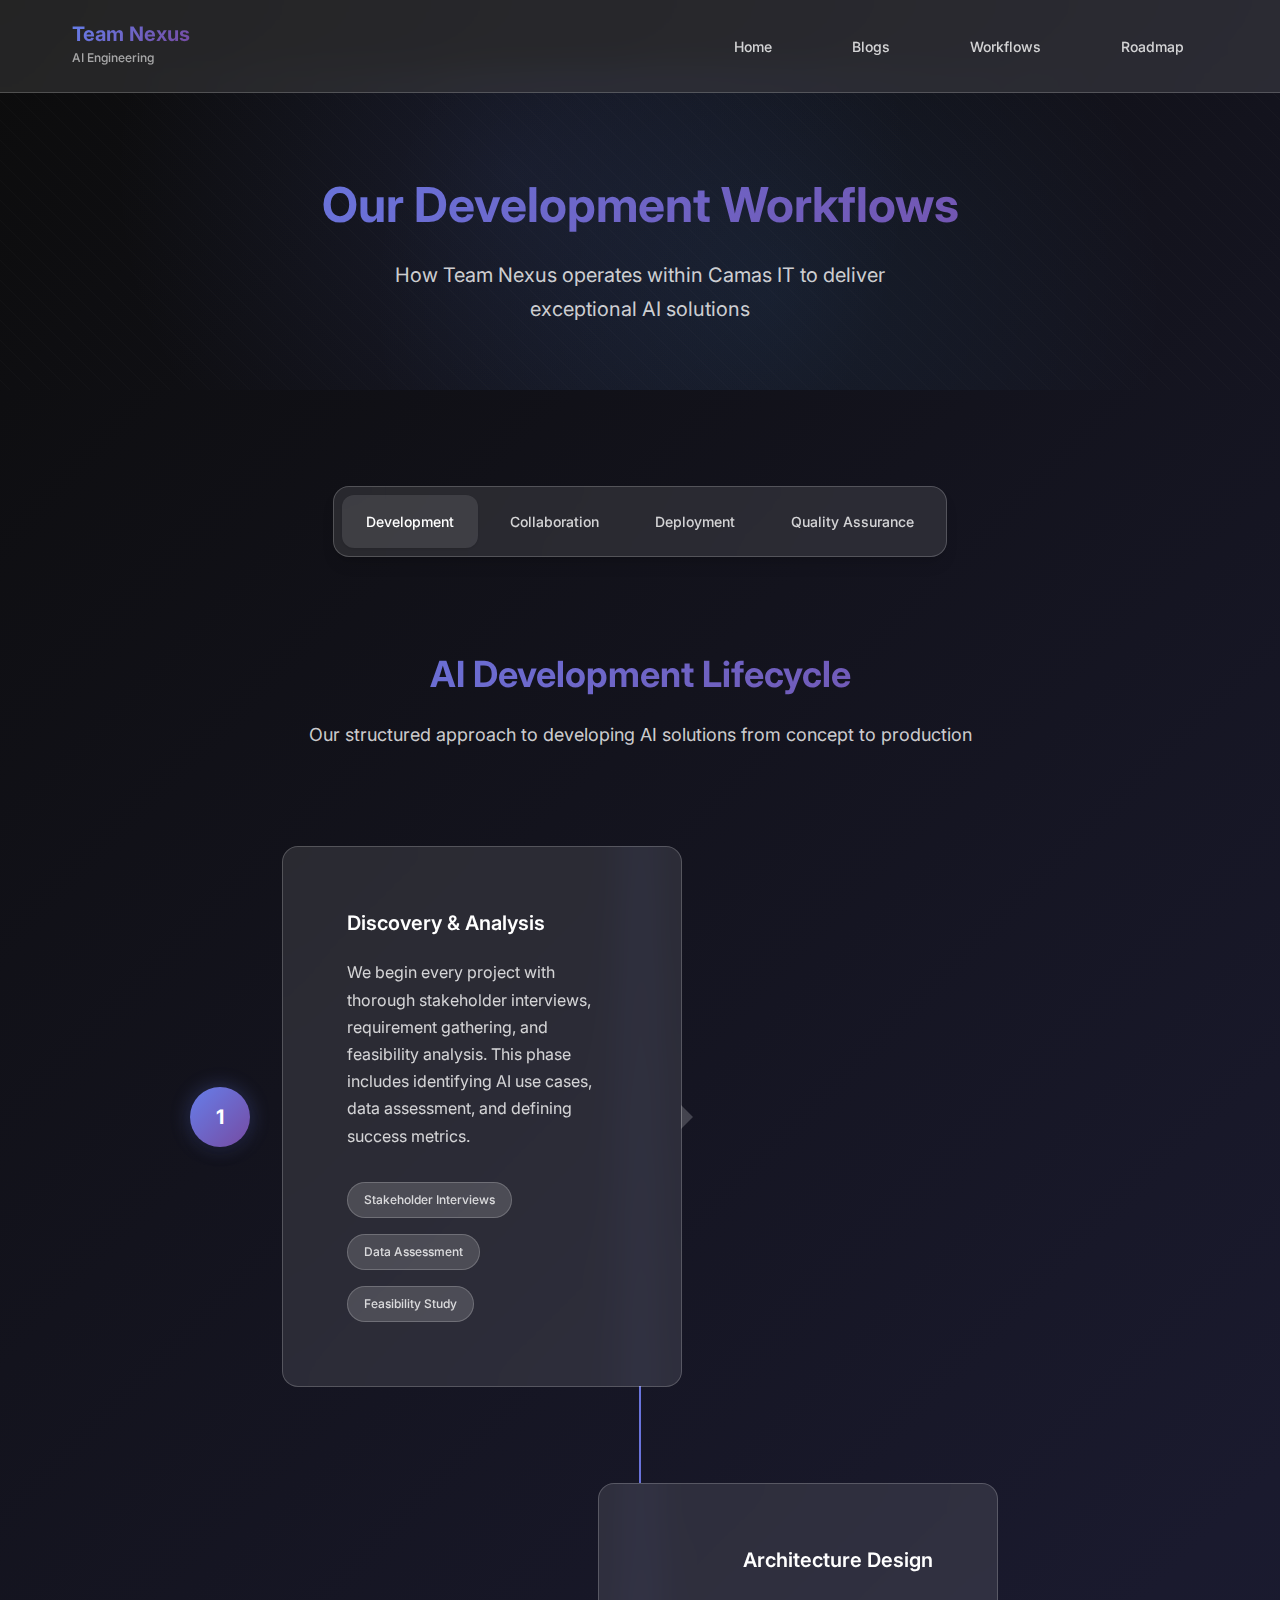
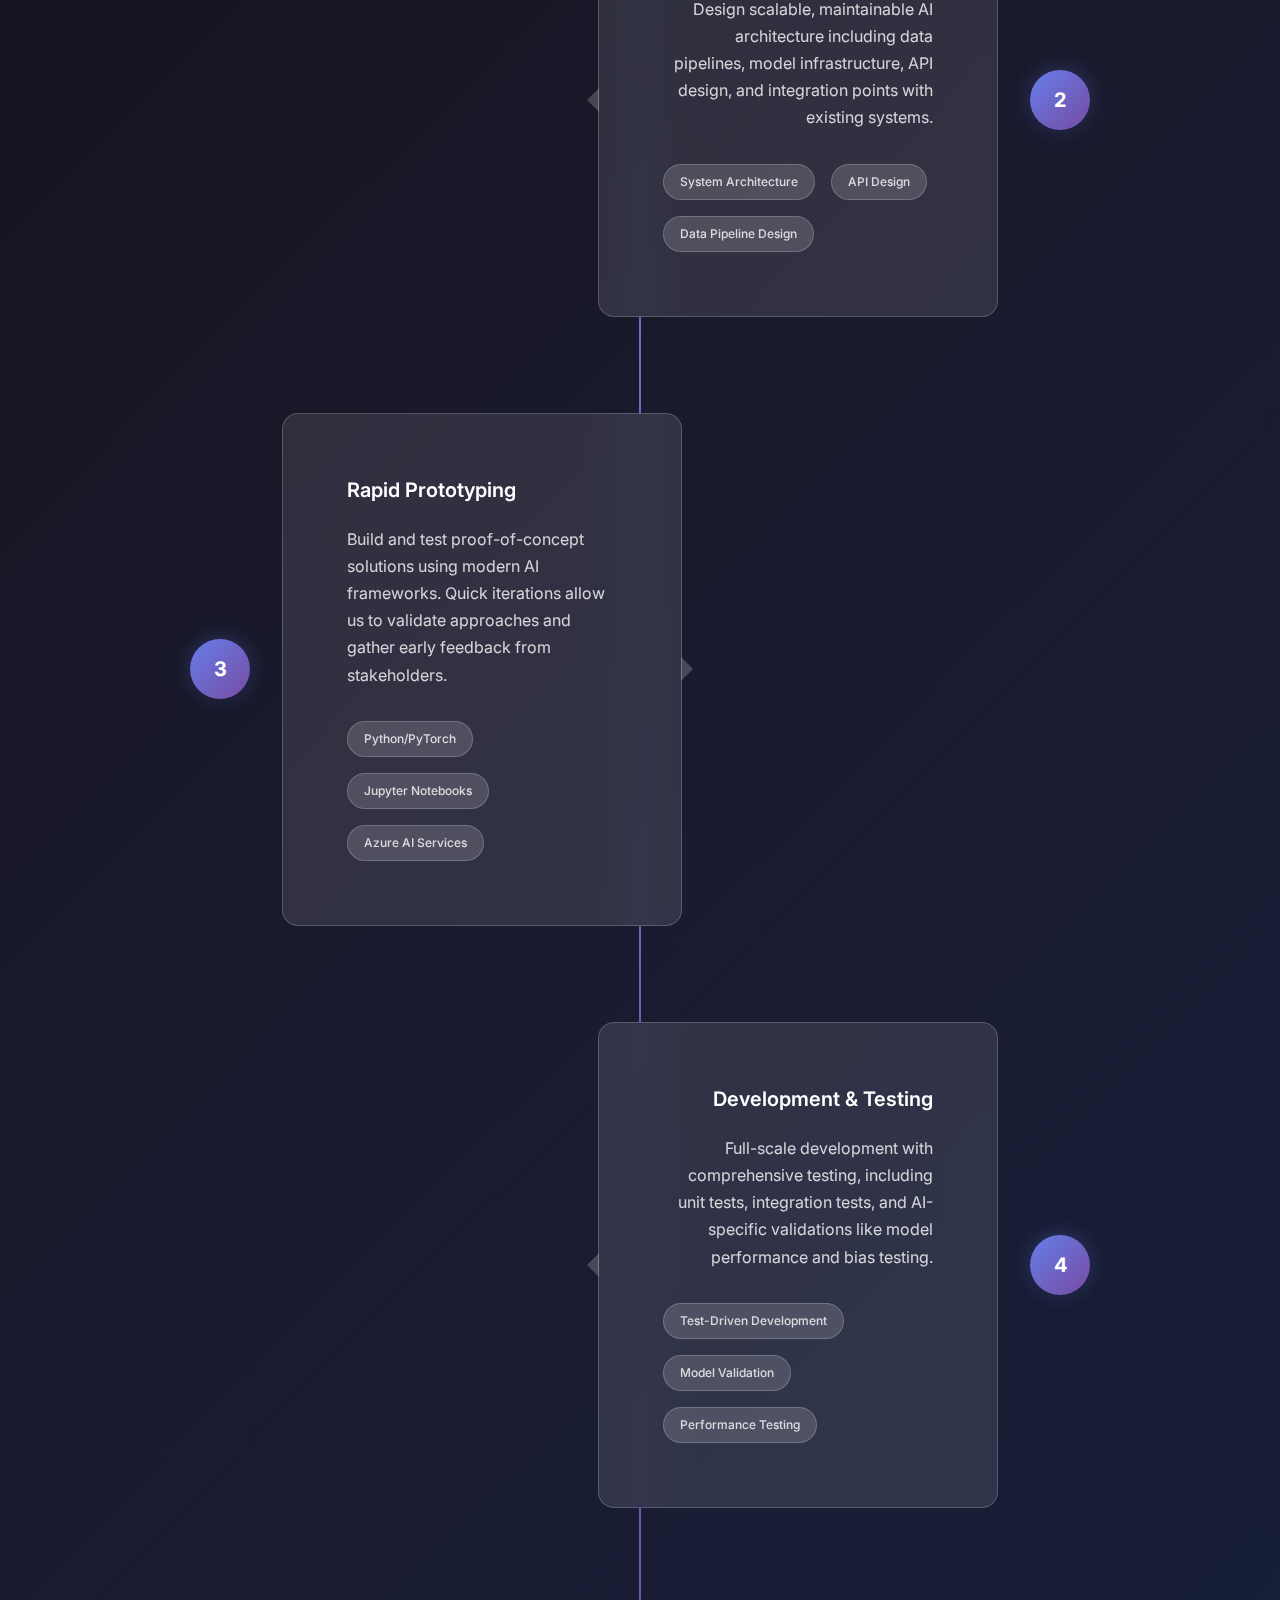
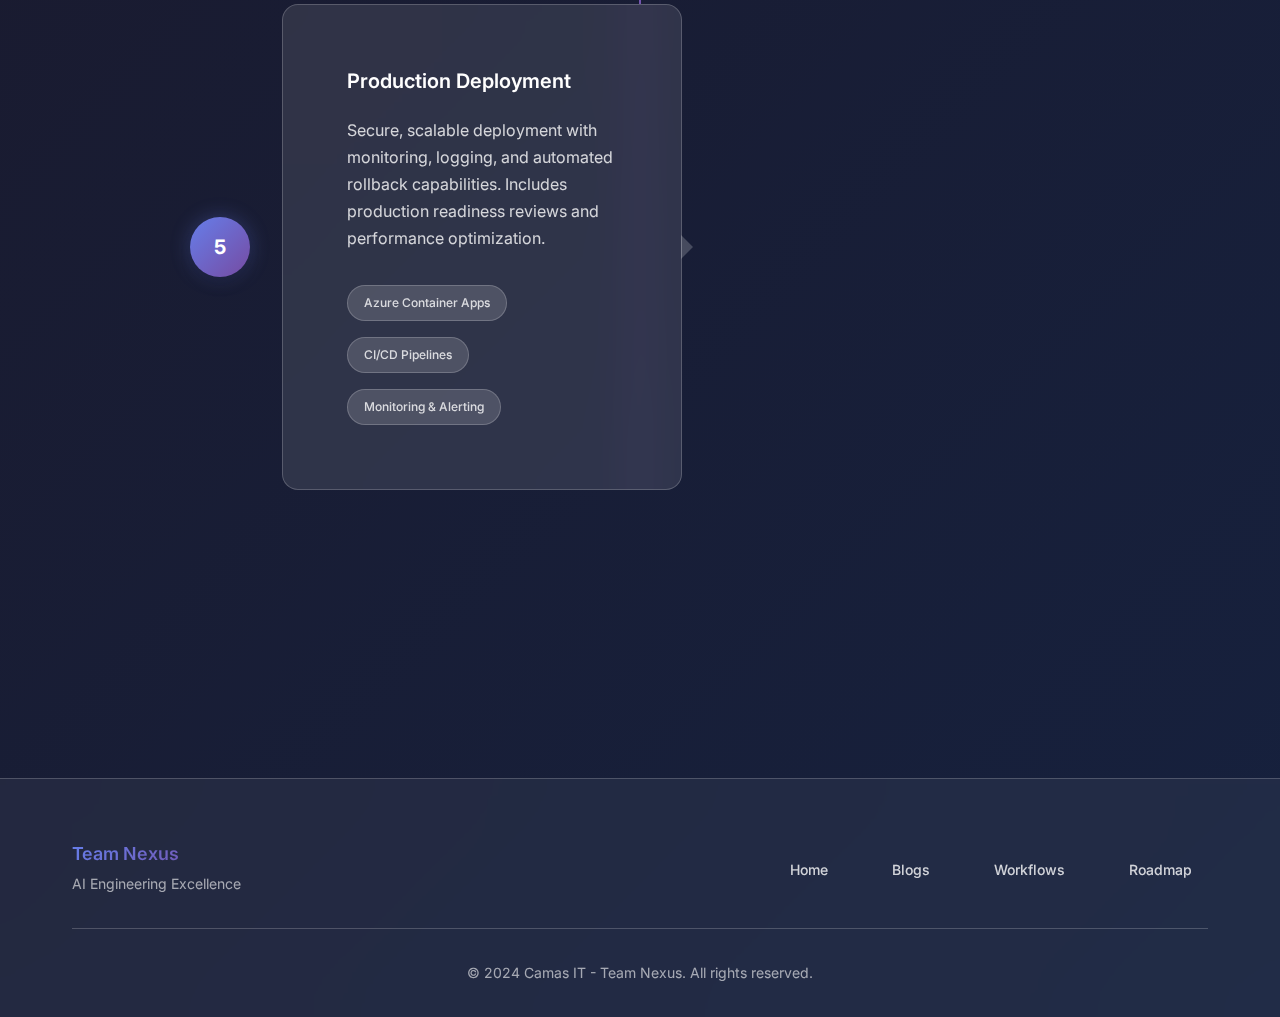
<file: pages/workflows/index.html>
<!DOCTYPE html>
<html lang="en">
<head>
    <meta charset="UTF-8">
    <meta name="viewport" content="width=device-width, initial-scale=1.0">
    <title>Workflows - Team Nexus</title>
    <link rel="stylesheet" href="../../css/main.css">
    <link rel="stylesheet" href="../../css/pages/workflows.css">
</head>
<body>
    <nav class="navbar" data-component="navbar">
        <div class="navbar__container">
            <div class="navbar__brand">
                <a href="../../index.html">
                    <h1 class="navbar__title">Team Nexus</h1>
                    <span class="navbar__subtitle">AI Engineering</span>
                </a>
            </div>
            <ul class="navbar__menu">
                <li class="navbar__item">
                    <a href="../../index.html" class="navbar__link">Home</a>
                </li>
                <li class="navbar__item">
                    <a href="../blog/" class="navbar__link">Blogs</a>
                </li>
                <li class="navbar__item">
                    <a href="../workflows/" class="navbar__link navbar__link--active">Workflows</a>
                </li>
                <li class="navbar__item">
                    <a href="../roadmap/" class="navbar__link">Roadmap</a>
                </li>
            </ul>
        </div>
    </nav>

    <main class="main">
        <section class="workflows-hero">
            <div class="workflows-hero__container">
                <h1 class="workflows-hero__title">Our Development Workflows</h1>
                <p class="workflows-hero__subtitle">
                    How Team Nexus operates within Camas IT to deliver exceptional AI solutions
                </p>
            </div>
        </section>

        <section class="workflows-content">
            <div class="workflows-content__container">
                <!-- Workflow Navigation -->
                <div class="workflow-nav">
                    <div class="nav-pills">
                        <button class="nav-pill nav-pill--active" data-workflow="development">Development</button>
                        <button class="nav-pill" data-workflow="collaboration">Collaboration</button>
                        <button class="nav-pill" data-workflow="deployment">Deployment</button>
                        <button class="nav-pill" data-workflow="quality">Quality Assurance</button>
                    </div>
                </div>

                <!-- Development Workflow -->
                <div class="workflow-section active" data-workflow-content="development">
                    <div class="workflow-header">
                        <h2 class="workflow-title">AI Development Lifecycle</h2>
                        <p class="workflow-description">
                            Our structured approach to developing AI solutions from concept to production
                        </p>
                    </div>

                    <div class="workflow-timeline">
                        <div class="timeline-item" data-animate="slide-right">
                            <div class="timeline-marker">
                                <div class="timeline-number">1</div>
                            </div>
                            <div class="timeline-content">
                                <h3 class="timeline-title">Discovery & Analysis</h3>
                                <p class="timeline-description">
                                    We begin every project with thorough stakeholder interviews, requirement gathering, 
                                    and feasibility analysis. This phase includes identifying AI use cases, data assessment, 
                                    and defining success metrics.
                                </p>
                                <div class="timeline-tools">
                                    <span class="tool-tag">Stakeholder Interviews</span>
                                    <span class="tool-tag">Data Assessment</span>
                                    <span class="tool-tag">Feasibility Study</span>
                                </div>
                            </div>
                        </div>

                        <div class="timeline-item" data-animate="slide-left">
                            <div class="timeline-marker">
                                <div class="timeline-number">2</div>
                            </div>
                            <div class="timeline-content">
                                <h3 class="timeline-title">Architecture Design</h3>
                                <p class="timeline-description">
                                    Design scalable, maintainable AI architecture including data pipelines, model 
                                    infrastructure, API design, and integration points with existing systems.
                                </p>
                                <div class="timeline-tools">
                                    <span class="tool-tag">System Architecture</span>
                                    <span class="tool-tag">API Design</span>
                                    <span class="tool-tag">Data Pipeline Design</span>
                                </div>
                            </div>
                        </div>

                        <div class="timeline-item" data-animate="slide-right">
                            <div class="timeline-marker">
                                <div class="timeline-number">3</div>
                            </div>
                            <div class="timeline-content">
                                <h3 class="timeline-title">Rapid Prototyping</h3>
                                <p class="timeline-description">
                                    Build and test proof-of-concept solutions using modern AI frameworks. Quick iterations 
                                    allow us to validate approaches and gather early feedback from stakeholders.
                                </p>
                                <div class="timeline-tools">
                                    <span class="tool-tag">Python/PyTorch</span>
                                    <span class="tool-tag">Jupyter Notebooks</span>
                                    <span class="tool-tag">Azure AI Services</span>
                                </div>
                            </div>
                        </div>

                        <div class="timeline-item" data-animate="slide-left">
                            <div class="timeline-marker">
                                <div class="timeline-number">4</div>
                            </div>
                            <div class="timeline-content">
                                <h3 class="timeline-title">Development & Testing</h3>
                                <p class="timeline-description">
                                    Full-scale development with comprehensive testing, including unit tests, integration 
                                    tests, and AI-specific validations like model performance and bias testing.
                                </p>
                                <div class="timeline-tools">
                                    <span class="tool-tag">Test-Driven Development</span>
                                    <span class="tool-tag">Model Validation</span>
                                    <span class="tool-tag">Performance Testing</span>
                                </div>
                            </div>
                        </div>

                        <div class="timeline-item" data-animate="slide-right">
                            <div class="timeline-marker">
                                <div class="timeline-number">5</div>
                            </div>
                            <div class="timeline-content">
                                <h3 class="timeline-title">Production Deployment</h3>
                                <p class="timeline-description">
                                    Secure, scalable deployment with monitoring, logging, and automated rollback 
                                    capabilities. Includes production readiness reviews and performance optimization.
                                </p>
                                <div class="timeline-tools">
                                    <span class="tool-tag">Azure Container Apps</span>
                                    <span class="tool-tag">CI/CD Pipelines</span>
                                    <span class="tool-tag">Monitoring & Alerting</span>
                                </div>
                            </div>
                        </div>
                    </div>
                </div>

                <!-- Collaboration Workflow -->
                <div class="workflow-section" data-workflow-content="collaboration">
                    <div class="workflow-header">
                        <h2 class="workflow-title">Team Collaboration Process</h2>
                        <p class="workflow-description">
                            How we work together and with other teams at Camas IT
                        </p>
                    </div>

                    <div class="collaboration-grid">
                        <div class="collab-card" data-animate="fade-up">
                            <div class="collab-icon">👥</div>
                            <h3 class="collab-title">Daily Standups</h3>
                            <p class="collab-description">
                                15-minute daily sync meetings to share progress, discuss blockers, 
                                and align on priorities. Includes both internal team updates and 
                                cross-team collaboration points.
                            </p>
                        </div>

                        <div class="collab-card" data-animate="fade-up">
                            <div class="collab-icon">📋</div>
                            <h3 class="collab-title">Sprint Planning</h3>
                            <p class="collab-description">
                                Bi-weekly sprint planning sessions where we break down projects 
                                into manageable tasks, estimate effort, and commit to deliverables 
                                with clear acceptance criteria.
                            </p>
                        </div>

                        <div class="collab-card" data-animate="fade-up">
                            <div class="collab-icon">🔍</div>
                            <h3 class="collab-title">Code Reviews</h3>
                            <p class="collab-description">
                                Comprehensive peer code reviews focusing on quality, security, 
                                performance, and maintainability. Every piece of code is reviewed 
                                by at least one other team member.
                            </p>
                        </div>

                        <div class="collab-card" data-animate="fade-up">
                            <div class="collab-icon">📚</div>
                            <h3 class="collab-title">Knowledge Sharing</h3>
                            <p class="collab-description">
                                Regular tech talks, documentation updates, and cross-training 
                                sessions to ensure knowledge is distributed across the team 
                                and organization.
                            </p>
                        </div>

                        <div class="collab-card" data-animate="fade-up">
                            <div class="collab-icon">🔄</div>
                            <h3 class="collab-title">Retrospectives</h3>
                            <p class="collab-description">
                                End-of-sprint retrospectives to reflect on what went well, 
                                identify improvement areas, and implement process changes 
                                for continuous improvement.
                            </p>
                        </div>

                        <div class="collab-card" data-animate="fade-up">
                            <div class="collab-icon">🎯</div>
                            <h3 class="collab-title">Stakeholder Reviews</h3>
                            <p class="collab-description">
                                Regular demo sessions with stakeholders to showcase progress, 
                                gather feedback, and ensure alignment with business objectives 
                                and user needs.
                            </p>
                        </div>
                    </div>
                </div>

                <!-- Deployment Workflow -->
                <div class="workflow-section" data-workflow-content="deployment">
                    <div class="workflow-header">
                        <h2 class="workflow-title">Deployment Pipeline</h2>
                        <p class="workflow-description">
                            Our automated CI/CD process for reliable and secure deployments
                        </p>
                    </div>

                    <div class="deployment-flow">
                        <div class="deployment-stage" data-animate="scale">
                            <div class="stage-header">
                                <div class="stage-icon">📝</div>
                                <h3 class="stage-title">Code Commit</h3>
                            </div>
                            <div class="stage-content">
                                <p>Developer commits code to feature branch with comprehensive commit messages</p>
                                <div class="stage-tools">
                                    <span class="tool-tag">Git</span>
                                    <span class="tool-tag">Branch Protection</span>
                                </div>
                            </div>
                        </div>

                        <div class="deployment-arrow">→</div>

                        <div class="deployment-stage" data-animate="scale">
                            <div class="stage-header">
                                <div class="stage-icon">🔍</div>
                                <h3 class="stage-title">Automated Testing</h3>
                            </div>
                            <div class="stage-content">
                                <p>Comprehensive test suite runs including unit, integration, and AI model validation</p>
                                <div class="stage-tools">
                                    <span class="tool-tag">PyTest</span>
                                    <span class="tool-tag">Model Testing</span>
                                </div>
                            </div>
                        </div>

                        <div class="deployment-arrow">→</div>

                        <div class="deployment-stage" data-animate="scale">
                            <div class="stage-header">
                                <div class="stage-icon">🛡️</div>
                                <h3 class="stage-title">Security Scan</h3>
                            </div>
                            <div class="stage-content">
                                <p>Automated security scanning for vulnerabilities and compliance checks</p>
                                <div class="stage-tools">
                                    <span class="tool-tag">SAST</span>
                                    <span class="tool-tag">Dependency Check</span>
                                </div>
                            </div>
                        </div>

                        <div class="deployment-arrow">→</div>

                        <div class="deployment-stage" data-animate="scale">
                            <div class="stage-header">
                                <div class="stage-icon">🚀</div>
                                <h3 class="stage-title">Deployment</h3>
                            </div>
                            <div class="stage-content">
                                <p>Automated deployment to staging and production environments with health checks</p>
                                <div class="stage-tools">
                                    <span class="tool-tag">Azure DevOps</span>
                                    <span class="tool-tag">Blue-Green Deploy</span>
                                </div>
                            </div>
                        </div>
                    </div>
                </div>

                <!-- Quality Assurance Workflow -->
                <div class="workflow-section" data-workflow-content="quality">
                    <div class="workflow-header">
                        <h2 class="workflow-title">Quality Assurance Process</h2>
                        <p class="workflow-description">
                            Multi-layered approach to ensuring high-quality AI solutions
                        </p>
                    </div>

                    <div class="quality-matrix">
                        <div class="quality-category" data-animate="fade-up">
                            <h3 class="quality-title">Code Quality</h3>
                            <div class="quality-items">
                                <div class="quality-item">
                                    <span class="quality-check">✅</span>
                                    <span class="quality-text">Peer code reviews</span>
                                </div>
                                <div class="quality-item">
                                    <span class="quality-check">✅</span>
                                    <span class="quality-text">Automated linting & formatting</span>
                                </div>
                                <div class="quality-item">
                                    <span class="quality-check">✅</span>
                                    <span class="quality-text">Static code analysis</span>
                                </div>
                                <div class="quality-item">
                                    <span class="quality-check">✅</span>
                                    <span class="quality-text">Documentation standards</span>
                                </div>
                            </div>
                        </div>

                        <div class="quality-category" data-animate="fade-up">
                            <h3 class="quality-title">AI Model Quality</h3>
                            <div class="quality-items">
                                <div class="quality-item">
                                    <span class="quality-check">✅</span>
                                    <span class="quality-text">Performance benchmarking</span>
                                </div>
                                <div class="quality-item">
                                    <span class="quality-check">✅</span>
                                    <span class="quality-text">Bias and fairness testing</span>
                                </div>
                                <div class="quality-item">
                                    <span class="quality-check">✅</span>
                                    <span class="quality-text">Model validation & cross-validation</span>
                                </div>
                                <div class="quality-item">
                                    <span class="quality-check">✅</span>
                                    <span class="quality-text">Robustness testing</span>
                                </div>
                            </div>
                        </div>

                        <div class="quality-category" data-animate="fade-up">
                            <h3 class="quality-title">Security & Compliance</h3>
                            <div class="quality-items">
                                <div class="quality-item">
                                    <span class="quality-check">✅</span>
                                    <span class="quality-text">Security vulnerability scanning</span>
                                </div>
                                <div class="quality-item">
                                    <span class="quality-check">✅</span>
                                    <span class="quality-text">Data privacy compliance</span>
                                </div>
                                <div class="quality-item">
                                    <span class="quality-check">✅</span>
                                    <span class="quality-text">Access control validation</span>
                                </div>
                                <div class="quality-item">
                                    <span class="quality-check">✅</span>
                                    <span class="quality-text">Audit trail maintenance</span>
                                </div>
                            </div>
                        </div>

                        <div class="quality-category" data-animate="fade-up">
                            <h3 class="quality-title">User Experience</h3>
                            <div class="quality-items">
                                <div class="quality-item">
                                    <span class="quality-check">✅</span>
                                    <span class="quality-text">Usability testing</span>
                                </div>
                                <div class="quality-item">
                                    <span class="quality-check">✅</span>
                                    <span class="quality-text">Performance monitoring</span>
                                </div>
                                <div class="quality-item">
                                    <span class="quality-check">✅</span>
                                    <span class="quality-text">Error handling validation</span>
                                </div>
                                <div class="quality-item">
                                    <span class="quality-check">✅</span>
                                    <span class="quality-text">Accessibility compliance</span>
                                </div>
                            </div>
                        </div>
                    </div>
                </div>
            </div>
        </section>
    </main>

    <footer class="footer">
        <div class="footer__container">
            <div class="footer__content">
                <div class="footer__brand">
                    <h3>Team Nexus</h3>
                    <p>AI Engineering Excellence</p>
                </div>
                <div class="footer__links">
                    <a href="../../index.html">Home</a>
                    <a href="../blog/">Blogs</a>
                    <a href="../workflows/">Workflows</a>
                    <a href="../roadmap/">Roadmap</a>
                </div>
            </div>
            <div class="footer__bottom">
                <p>&copy; 2024 Camas IT - Team Nexus. All rights reserved.</p>
            </div>
        </div>
    </footer>

    <script src="../../js/main.js" type="module"></script>
    <script src="../../js/pages/workflows.js" type="module"></script>
</body>
</html>
</file>
<file: css/pages/blog.css>
/* Blog Page Styles */

/* Blog Hero Section */
.blog-hero {
  padding: var(--space-3xl) 0 var(--space-2xl);
  background: 
    radial-gradient(circle at 30% 40%, rgba(102, 126, 234, 0.1) 0%, transparent 50%),
    radial-gradient(circle at 70% 60%, rgba(240, 147, 251, 0.08) 0%, transparent 50%);
  position: relative;
  overflow: hidden;
}

.blog-hero::before {
  content: '';
  position: absolute;
  top: 0;
  left: 0;
  right: 0;
  bottom: 0;
  background: url('data:image/svg+xml,<svg xmlns="http://www.w3.org/2000/svg" viewBox="0 0 100 100"><defs><pattern id="grid" width="10" height="10" patternUnits="userSpaceOnUse"><path d="M 10 0 L 0 0 0 10" fill="none" stroke="rgba(255,255,255,0.05)" stroke-width="0.5"/></pattern></defs><rect width="100" height="100" fill="url(%23grid)"/></svg>');
  opacity: 0.3;
}

.blog-hero__container {
  max-width: 1200px;
  margin: 0 auto;
  padding: 0 var(--space-lg);
  text-align: center;
  position: relative;
  z-index: 2;
}

.blog-hero__title {
  font-size: var(--font-size-5xl);
  font-weight: var(--font-weight-bold);
  margin-bottom: var(--space-md);
  background: var(--primary-gradient);
  -webkit-background-clip: text;
  -webkit-text-fill-color: transparent;
  background-clip: text;
}

.blog-hero__subtitle {
  font-size: var(--font-size-xl);
  color: var(--text-secondary);
  max-width: 600px;
  margin: 0 auto;
  line-height: var(--line-height-relaxed);
}

/* Blog Content Section */
.blog-content {
  padding: var(--space-3xl) 0;
}

.blog-content__container {
  max-width: 1200px;
  margin: 0 auto;
  padding: 0 var(--space-lg);
}

/* Blog Filters */
.blog-filters {
  margin-bottom: var(--space-3xl);
  display: flex;
  justify-content: center;
}

.blog-filters .nav-pills {
  background: var(--glass-bg-primary);
  backdrop-filter: var(--glass-blur);
  -webkit-backdrop-filter: var(--glass-blur);
  border: 1px solid var(--glass-border);
  box-shadow: var(--shadow-lg);
  flex-wrap: wrap;
}

/* Blog Grid */
.blog-grid {
  display: grid;
  grid-template-columns: repeat(auto-fit, minmax(400px, 1fr));
  gap: var(--space-2xl);
  align-items: start;
}

/* Blog Cards */
.blog-card {
  background: var(--glass-bg-primary);
  backdrop-filter: var(--glass-blur);
  -webkit-backdrop-filter: var(--glass-blur);
  border: 1px solid var(--glass-border);
  border-radius: var(--radius-2xl);
  padding: var(--space-2xl);
  transition: all var(--transition-base);
  position: relative;
  overflow: hidden;
  cursor: pointer;
}

.blog-card::before {
  content: '';
  position: absolute;
  top: 0;
  left: 0;
  right: 0;
  height: 1px;
  background: linear-gradient(90deg, transparent, var(--glass-border), transparent);
  opacity: 0.7;
}

.blog-card:hover {
  transform: translateY(-6px);
  box-shadow: var(--shadow-xl), 0 20px 40px rgba(0, 0, 0, 0.1);
  background: var(--glass-bg-secondary);
  border-color: rgba(255, 255, 255, 0.3);
}

.blog-card:hover::after {
  opacity: 1;
}

.blog-card::after {
  content: '';
  position: absolute;
  top: 0;
  left: 0;
  right: 0;
  bottom: 0;
  background: linear-gradient(135deg, rgba(102, 126, 234, 0.02) 0%, rgba(240, 147, 251, 0.02) 100%);
  opacity: 0;
  transition: opacity var(--transition-base);
  pointer-events: none;
}

/* Blog Card Header */
.blog-card__header {
  display: flex;
  justify-content: space-between;
  align-items: center;
  margin-bottom: var(--space-lg);
  padding-bottom: var(--space-sm);
  border-bottom: 1px solid var(--glass-border);
}

.blog-card__category .tag {
  font-size: var(--font-size-xs);
  font-weight: var(--font-weight-semibold);
}

.blog-card__date {
  font-size: var(--font-size-sm);
  color: var(--text-muted);
  font-weight: var(--font-weight-medium);
}

/* Blog Card Content */
.blog-card__content {
  margin-bottom: var(--space-lg);
}

.blog-card__title {
  font-size: var(--font-size-xl);
  font-weight: var(--font-weight-semibold);
  color: var(--text-primary);
  margin-bottom: var(--space-md);
  line-height: var(--line-height-tight);
}

.blog-card:hover .blog-card__title {
  background: var(--primary-gradient);
  -webkit-background-clip: text;
  -webkit-text-fill-color: transparent;
  background-clip: text;
}

.blog-card__excerpt {
  color: var(--text-secondary);
  line-height: var(--line-height-relaxed);
  margin-bottom: var(--space-md);
  font-weight: var(--font-weight-medium);
}

.blog-card__text {
  color: var(--text-muted);
  line-height: var(--line-height-relaxed);
  font-size: var(--font-size-sm);
}

/* Blog Card Footer */
.blog-card__footer {
  display: flex;
  justify-content: space-between;
  align-items: center;
  padding-top: var(--space-sm);
  border-top: 1px solid var(--glass-border);
}

.blog-card__author {
  font-size: var(--font-size-sm);
  font-weight: var(--font-weight-medium);
  color: var(--text-accent);
}

.blog-card__read-time {
  font-size: var(--font-size-xs);
  color: var(--text-muted);
}

/* Filter Animation States */
.blog-card.hidden {
  opacity: 0;
  transform: scale(0.9);
  pointer-events: none;
  transition: all var(--transition-base);
}

.blog-card.visible {
  opacity: 1;
  transform: scale(1);
  pointer-events: auto;
  transition: all var(--transition-base);
}

/* Staggered Animation for Blog Cards */
.blog-card:nth-child(1) { animation-delay: 0.1s; }
.blog-card:nth-child(2) { animation-delay: 0.2s; }
.blog-card:nth-child(3) { animation-delay: 0.3s; }
.blog-card:nth-child(4) { animation-delay: 0.4s; }
.blog-card:nth-child(5) { animation-delay: 0.5s; }
.blog-card:nth-child(6) { animation-delay: 0.6s; }

/* Tag Variants */
.tag--secondary {
  background: var(--secondary-gradient);
  color: var(--text-primary);
  border: none;
}

/* Loading State */
.blog-grid--loading {
  opacity: 0.5;
  pointer-events: none;
}

.blog-card--loading {
  background: var(--glass-bg-secondary);
  animation: pulse 2s infinite;
}

@keyframes pulse {
  0%, 100% {
    opacity: 1;
  }
  50% {
    opacity: 0.5;
  }
}

/* Responsive Design */
@media (max-width: 768px) {
  .blog-hero__title {
    font-size: var(--font-size-4xl);
  }
  
  .blog-hero__subtitle {
    font-size: var(--font-size-lg);
  }
  
  .blog-filters .nav-pills {
    justify-content: center;
    padding: var(--space-sm);
  }
  
  .blog-grid {
    grid-template-columns: 1fr;
    gap: var(--space-xl);
  }
  
  .blog-card {
    padding: var(--space-xl);
  }
  
  .blog-card__header {
    flex-direction: column;
    align-items: flex-start;
    gap: var(--space-sm);
  }
}

@media (max-width: 480px) {
  .blog-hero__container,
  .blog-content__container {
    padding: 0 var(--space-md);
  }
  
  .blog-hero__title {
    font-size: var(--font-size-3xl);
  }
  
  .blog-filters .nav-pills {
    flex-direction: column;
    align-items: center;
    gap: var(--space-xs);
  }
  
  .blog-card {
    padding: var(--space-lg);
  }
  
  .blog-card__title {
    font-size: var(--font-size-lg);
  }
}

/* Print Styles */
@media print {
  .blog-card {
    background: white;
    border: 1px solid #ddd;
    box-shadow: none;
    break-inside: avoid;
    margin-bottom: var(--space-lg);
  }
  
  .blog-card::before,
  .blog-card::after {
    display: none;
  }
  
  .blog-filters {
    display: none;
  }
}
</file>
<file: css/pages/roadmap.css>
/* Roadmap Page Styles */

/* Roadmap Hero Section */
.roadmap-hero {
  padding: var(--space-3xl) 0 var(--space-2xl);
  background: 
    radial-gradient(circle at 25% 25%, rgba(102, 126, 234, 0.12) 0%, transparent 50%),
    radial-gradient(circle at 75% 75%, rgba(240, 147, 251, 0.08) 0%, transparent 50%),
    radial-gradient(circle at 50% 50%, rgba(79, 172, 254, 0.06) 0%, transparent 70%);
  position: relative;
  overflow: hidden;
}

.roadmap-hero::before {
  content: '';
  position: absolute;
  top: 0;
  left: 0;
  right: 0;
  bottom: 0;
  background: 
    linear-gradient(45deg, transparent 48%, rgba(255, 255, 255, 0.02) 49%, rgba(255, 255, 255, 0.04) 50%, rgba(255, 255, 255, 0.02) 51%, transparent 52%),
    linear-gradient(-45deg, transparent 48%, rgba(255, 255, 255, 0.02) 49%, rgba(255, 255, 255, 0.04) 50%, rgba(255, 255, 255, 0.02) 51%, transparent 52%);
  background-size: 30px 30px, 30px 30px;
  animation: gridMove 20s linear infinite;
}

@keyframes gridMove {
  0% { transform: translate(0, 0); }
  100% { transform: translate(30px, 30px); }
}

.roadmap-hero__container {
  max-width: 1200px;
  margin: 0 auto;
  padding: 0 var(--space-lg);
  text-align: center;
  position: relative;
  z-index: 2;
}

.roadmap-hero__title {
  font-size: var(--font-size-5xl);
  font-weight: var(--font-weight-bold);
  margin-bottom: var(--space-md);
  background: var(--primary-gradient);
  -webkit-background-clip: text;
  -webkit-text-fill-color: transparent;
  background-clip: text;
}

.roadmap-hero__subtitle {
  font-size: var(--font-size-xl);
  color: var(--text-secondary);
  max-width: 700px;
  margin: 0 auto var(--space-3xl);
  line-height: var(--line-height-relaxed);
}

/* Stats Cards */
.roadmap-stats {
  display: grid;
  grid-template-columns: repeat(auto-fit, minmax(150px, 1fr));
  gap: var(--space-lg);
  max-width: 800px;
  margin: 0 auto;
}

.stat-card {
  background: var(--glass-bg-primary);
  backdrop-filter: var(--glass-blur);
  -webkit-backdrop-filter: var(--glass-blur);
  border: 1px solid var(--glass-border);
  border-radius: var(--radius-xl);
  padding: var(--space-xl);
  text-align: center;
  transition: all var(--transition-base);
  position: relative;
  overflow: hidden;
}

.stat-card::before {
  content: '';
  position: absolute;
  top: 0;
  left: 0;
  right: 0;
  height: 1px;
  background: linear-gradient(90deg, transparent, var(--glass-border), transparent);
  opacity: 0.7;
}

.stat-card:hover {
  transform: translateY(-4px) scale(1.05);
  box-shadow: var(--shadow-xl), 0 0 25px rgba(102, 126, 234, 0.2);
  background: var(--glass-bg-secondary);
}

.stat-number {
  font-size: var(--font-size-3xl);
  font-weight: var(--font-weight-bold);
  background: var(--accent-gradient);
  -webkit-background-clip: text;
  -webkit-text-fill-color: transparent;
  background-clip: text;
  margin-bottom: var(--space-xs);
}

.stat-label {
  font-size: var(--font-size-sm);
  color: var(--text-secondary);
  font-weight: var(--font-weight-medium);
}

/* Roadmap Content */
.roadmap-content {
  padding: var(--space-3xl) 0;
}

.roadmap-content__container {
  max-width: 1400px;
  margin: 0 auto;
  padding: 0 var(--space-lg);
}

/* Project Filters */
.project-filters {
  margin-bottom: var(--space-3xl);
  display: flex;
  justify-content: center;
}

.project-filters .nav-pills {
  background: var(--glass-bg-primary);
  backdrop-filter: var(--glass-blur);
  -webkit-backdrop-filter: var(--glass-blur);
  border: 1px solid var(--glass-border);
  box-shadow: var(--shadow-lg);
  flex-wrap: wrap;
}

/* Roadmap Grid */
.roadmap-grid {
  display: grid;
  gap: var(--space-3xl);
}

.roadmap-section {
  display: grid;
  gap: var(--space-xl);
}

.section-title {
  font-size: var(--font-size-3xl);
  font-weight: var(--font-weight-bold);
  color: var(--text-primary);
  margin-bottom: var(--space-lg);
  display: flex;
  align-items: center;
  gap: var(--space-sm);
}

/* Project Cards */
.project-card {
  background: var(--glass-bg-primary);
  backdrop-filter: var(--glass-blur);
  -webkit-backdrop-filter: var(--glass-blur);
  border: 1px solid var(--glass-border);
  border-radius: var(--radius-2xl);
  padding: var(--space-2xl);
  transition: all var(--transition-base);
  position: relative;
  overflow: hidden;
  cursor: pointer;
}

.project-card::before {
  content: '';
  position: absolute;
  top: 0;
  left: 0;
  right: 0;
  height: 2px;
  background: var(--primary-gradient);
  opacity: 0;
  transition: opacity var(--transition-base);
}

.project-card:hover {
  transform: translateY(-8px);
  box-shadow: var(--shadow-xl), 0 25px 50px rgba(0, 0, 0, 0.15);
  background: var(--glass-bg-secondary);
  border-color: rgba(255, 255, 255, 0.3);
}

.project-card:hover::before {
  opacity: 1;
}

.project-card.featured {
  border: 2px solid rgba(102, 126, 234, 0.3);
  background: linear-gradient(135deg, var(--glass-bg-primary), var(--glass-bg-secondary));
}

.project-card.featured::before {
  opacity: 0.7;
  height: 3px;
  background: var(--accent-gradient);
}

.project-card.completed {
  border-color: rgba(34, 197, 94, 0.3);
}

.project-card.completed::before {
  background: linear-gradient(90deg, #22c55e, #16a34a);
}

.project-card.research {
  border-color: rgba(168, 85, 247, 0.3);
}

.project-card.research::before {
  background: linear-gradient(90deg, #a855f7, #9333ea);
}

/* Project Header */
.project-header {
  display: flex;
  justify-content: space-between;
  align-items: center;
  margin-bottom: var(--space-lg);
}

.project-icon {
  font-size: var(--font-size-3xl);
  padding: var(--space-sm);
  background: var(--glass-bg-secondary);
  border-radius: var(--radius-lg);
  border: 1px solid var(--glass-border);
  display: flex;
  align-items: center;
  justify-content: center;
  width: 60px;
  height: 60px;
}

.project-status {
  padding: var(--space-xs) var(--space-md);
  border-radius: var(--radius-full);
  font-size: var(--font-size-xs);
  font-weight: var(--font-weight-semibold);
  text-transform: uppercase;
  letter-spacing: 0.5px;
}

.status--completed {
  background: rgba(34, 197, 94, 0.2);
  color: #22c55e;
  border: 1px solid rgba(34, 197, 94, 0.3);
}

.status--in-progress {
  background: rgba(79, 172, 254, 0.2);
  color: #4facfe;
  border: 1px solid rgba(79, 172, 254, 0.3);
}

.status--planning {
  background: rgba(251, 191, 36, 0.2);
  color: #fbbf24;
  border: 1px solid rgba(251, 191, 36, 0.3);
}

.status--research {
  background: rgba(168, 85, 247, 0.2);
  color: #a855f7;
  border: 1px solid rgba(168, 85, 247, 0.3);
}

/* Project Content */
.project-content {
  margin-bottom: var(--space-lg);
}

.project-title {
  font-size: var(--font-size-xl);
  font-weight: var(--font-weight-semibold);
  color: var(--text-primary);
  margin-bottom: var(--space-md);
  line-height: var(--line-height-tight);
}

.project-card:hover .project-title {
  background: var(--primary-gradient);
  -webkit-background-clip: text;
  -webkit-text-fill-color: transparent;
  background-clip: text;
}

.project-description {
  color: var(--text-secondary);
  line-height: var(--line-height-relaxed);
  margin-bottom: var(--space-lg);
}

.project-features {
  display: flex;
  flex-wrap: wrap;
  gap: var(--space-sm);
  margin-bottom: var(--space-lg);
}

.feature-tag {
  font-size: var(--font-size-xs);
  font-weight: var(--font-weight-medium);
  background: var(--glass-bg-secondary);
  color: var(--text-secondary);
  padding: var(--space-xs) var(--space-sm);
  border-radius: var(--radius-full);
  border: 1px solid var(--glass-border);
  backdrop-filter: var(--glass-blur);
  -webkit-backdrop-filter: var(--glass-blur);
  transition: all var(--transition-base);
}

.feature-tag:hover {
  background: var(--accent-gradient);
  color: var(--text-primary);
  transform: scale(1.05);
}

/* Progress Bar */
.project-progress {
  margin-bottom: var(--space-lg);
}

.progress-bar {
  width: 100%;
  height: 6px;
  background: var(--glass-bg-secondary);
  border-radius: var(--radius-full);
  overflow: hidden;
  margin-bottom: var(--space-xs);
}

.progress-fill {
  height: 100%;
  background: var(--accent-gradient);
  border-radius: var(--radius-full);
  transition: width 2s ease-out;
  position: relative;
}

.progress-fill::after {
  content: '';
  position: absolute;
  top: 0;
  right: 0;
  bottom: 0;
  width: 20px;
  background: linear-gradient(90deg, transparent, rgba(255, 255, 255, 0.3), transparent);
  animation: progressShine 2s ease-out infinite;
}

@keyframes progressShine {
  0% { transform: translateX(-100%); }
  100% { transform: translateX(100%); }
}

.progress-text {
  font-size: var(--font-size-sm);
  color: var(--text-accent);
  font-weight: var(--font-weight-medium);
}

/* Impact Metrics */
.project-impact {
  display: flex;
  gap: var(--space-lg);
  margin-bottom: var(--space-lg);
}

.impact-metric {
  text-align: center;
}

.metric-value {
  display: block;
  font-size: var(--font-size-xl);
  font-weight: var(--font-weight-bold);
  background: var(--accent-gradient);
  -webkit-background-clip: text;
  -webkit-text-fill-color: transparent;
  background-clip: text;
}

.metric-label {
  font-size: var(--font-size-xs);
  color: var(--text-muted);
  font-weight: var(--font-weight-medium);
}

/* Project Team */
.project-team {
  display: flex;
  justify-content: space-between;
  align-items: center;
  padding-top: var(--space-md);
  border-top: 1px solid var(--glass-border);
}

.team-avatars {
  display: flex;
  gap: var(--space-xs);
}

.avatar {
  width: 36px;
  height: 36px;
  background: var(--primary-gradient);
  color: var(--text-primary);
  border-radius: 50%;
  display: flex;
  align-items: center;
  justify-content: center;
  font-size: var(--font-size-sm);
  font-weight: var(--font-weight-bold);
  border: 2px solid var(--glass-border);
  transition: all var(--transition-base);
}

.avatar:hover {
  transform: scale(1.1);
  box-shadow: 0 0 15px rgba(102, 126, 234, 0.4);
}

.project-timeline {
  font-size: var(--font-size-sm);
  color: var(--text-muted);
  font-weight: var(--font-weight-medium);
}

/* Interactive Timeline */
.roadmap-timeline {
  margin-top: var(--space-3xl);
  padding: var(--space-3xl) 0;
  background: var(--glass-bg-secondary);
  backdrop-filter: var(--glass-blur);
  -webkit-backdrop-filter: var(--glass-blur);
  border-radius: var(--radius-2xl);
  border: 1px solid var(--glass-border);
  position: relative;
  overflow: hidden;
}

.roadmap-timeline::before {
  content: '';
  position: absolute;
  top: 0;
  left: 0;
  right: 0;
  height: 1px;
  background: linear-gradient(90deg, transparent, var(--glass-border), transparent);
  opacity: 0.7;
}

.timeline-title {
  text-align: center;
  font-size: var(--font-size-3xl);
  font-weight: var(--font-weight-bold);
  margin-bottom: var(--space-2xl);
  background: var(--primary-gradient);
  -webkit-background-clip: text;
  -webkit-text-fill-color: transparent;
  background-clip: text;
}

.timeline-container {
  max-width: 1000px;
  margin: 0 auto;
  padding: 0 var(--space-lg);
}

.timeline-track {
  position: relative;
  display: flex;
  justify-content: space-between;
  align-items: center;
  padding: var(--space-lg) 0;
}

.timeline-track::before {
  content: '';
  position: absolute;
  top: 50%;
  left: 0;
  right: 0;
  height: 3px;
  background: linear-gradient(90deg, #22c55e 30%, #4facfe 50%, #fbbf24 100%);
  border-radius: var(--radius-full);
  transform: translateY(-50%);
  z-index: 1;
}

.timeline-marker {
  position: relative;
  z-index: 2;
  cursor: pointer;
  transition: all var(--transition-base);
}

.timeline-marker::before {
  content: '';
  position: absolute;
  top: 50%;
  left: 50%;
  width: 16px;
  height: 16px;
  border-radius: 50%;
  transform: translate(-50%, -50%);
  transition: all var(--transition-base);
}

.timeline-marker.completed::before {
  background: #22c55e;
  box-shadow: 0 0 0 4px rgba(34, 197, 94, 0.2);
}

.timeline-marker.current::before {
  background: #4facfe;
  box-shadow: 0 0 0 6px rgba(79, 172, 254, 0.3);
  animation: pulse 2s infinite;
}

.timeline-marker.upcoming::before {
  background: #6b7280;
  box-shadow: 0 0 0 4px rgba(107, 114, 128, 0.2);
}

@keyframes pulse {
  0%, 100% {
    box-shadow: 0 0 0 6px rgba(79, 172, 254, 0.3);
  }
  50% {
    box-shadow: 0 0 0 12px rgba(79, 172, 254, 0.1);
  }
}

.marker-content {
  position: absolute;
  top: -60px;
  left: 50%;
  transform: translateX(-50%);
  background: var(--glass-bg-primary);
  backdrop-filter: var(--glass-blur);
  -webkit-backdrop-filter: var(--glass-blur);
  border: 1px solid var(--glass-border);
  border-radius: var(--radius-lg);
  padding: var(--space-md);
  text-align: center;
  min-width: 120px;
  opacity: 0;
  transform: translateX(-50%) translateY(10px);
  transition: all var(--transition-base);
  pointer-events: none;
}

.timeline-marker:hover .marker-content {
  opacity: 1;
  transform: translateX(-50%) translateY(0);
}

.marker-title {
  font-size: var(--font-size-sm);
  font-weight: var(--font-weight-medium);
  color: var(--text-primary);
  margin-bottom: var(--space-xs);
}

.marker-date {
  font-size: var(--font-size-xs);
  color: var(--text-muted);
}

/* Filter States */
.project-card.hidden {
  opacity: 0;
  transform: scale(0.9);
  pointer-events: none;
  transition: all var(--transition-base);
}

.project-card.visible {
  opacity: 1;
  transform: scale(1);
  pointer-events: auto;
  transition: all var(--transition-base);
}

/* Responsive Design */
@media (max-width: 768px) {
  .roadmap-hero__title {
    font-size: var(--font-size-4xl);
  }
  
  .roadmap-hero__subtitle {
    font-size: var(--font-size-lg);
  }
  
  .roadmap-stats {
    grid-template-columns: repeat(2, 1fr);
    gap: var(--space-md);
  }
  
  .project-filters .nav-pills {
    flex-direction: column;
    align-items: center;
    gap: var(--space-xs);
  }
  
  .project-card {
    padding: var(--space-xl);
  }
  
  .project-header {
    flex-direction: column;
    gap: var(--space-md);
    align-items: flex-start;
  }
  
  .project-features {
    gap: var(--space-xs);
  }
  
  .project-team {
    flex-direction: column;
    gap: var(--space-md);
    align-items: flex-start;
  }
  
  .timeline-track {
    flex-direction: column;
    gap: var(--space-lg);
  }
  
  .timeline-track::before {
    width: 3px;
    height: 100%;
    top: 0;
    left: 50%;
    transform: translateX(-50%);
  }
  
  .marker-content {
    position: static;
    transform: none;
    opacity: 1;
    margin-top: var(--space-sm);
  }
}

@media (max-width: 480px) {
  .roadmap-hero__container,
  .roadmap-content__container {
    padding: 0 var(--space-md);
  }
  
  .roadmap-hero__title {
    font-size: var(--font-size-3xl);
  }
  
  .section-title {
    font-size: var(--font-size-2xl);
  }
  
  .roadmap-stats {
    grid-template-columns: 1fr;
  }
  
  .project-card {
    padding: var(--space-lg);
  }
  
  .project-impact {
    justify-content: center;
  }
}
</file>
<file: css/pages/workflows.css>
/* Workflows Page Styles */

/* Workflows Hero Section */
.workflows-hero {
  padding: var(--space-3xl) 0 var(--space-2xl);
  background: 
    radial-gradient(circle at 40% 30%, rgba(102, 126, 234, 0.1) 0%, transparent 50%),
    radial-gradient(circle at 60% 70%, rgba(79, 172, 254, 0.08) 0%, transparent 50%);
  position: relative;
  overflow: hidden;
}

.workflows-hero::before {
  content: '';
  position: absolute;
  top: 0;
  left: 0;
  right: 0;
  bottom: 0;
  background: linear-gradient(45deg, transparent 49%, rgba(255, 255, 255, 0.02) 50%, transparent 51%);
  background-size: 20px 20px;
}

.workflows-hero__container {
  max-width: 1200px;
  margin: 0 auto;
  padding: 0 var(--space-lg);
  text-align: center;
  position: relative;
  z-index: 2;
}

.workflows-hero__title {
  font-size: var(--font-size-5xl);
  font-weight: var(--font-weight-bold);
  margin-bottom: var(--space-md);
  background: var(--primary-gradient);
  -webkit-background-clip: text;
  -webkit-text-fill-color: transparent;
  background-clip: text;
}

.workflows-hero__subtitle {
  font-size: var(--font-size-xl);
  color: var(--text-secondary);
  max-width: 600px;
  margin: 0 auto;
  line-height: var(--line-height-relaxed);
}

/* Workflows Content */
.workflows-content {
  padding: var(--space-3xl) 0;
}

.workflows-content__container {
  max-width: 1200px;
  margin: 0 auto;
  padding: 0 var(--space-lg);
}

/* Workflow Navigation */
.workflow-nav {
  margin-bottom: var(--space-3xl);
  display: flex;
  justify-content: center;
}

.workflow-nav .nav-pills {
  background: var(--glass-bg-primary);
  backdrop-filter: var(--glass-blur);
  -webkit-backdrop-filter: var(--glass-blur);
  border: 1px solid var(--glass-border);
  box-shadow: var(--shadow-lg);
}

/* Workflow Sections */
.workflow-section {
  display: none;
  opacity: 0;
  transform: translateY(20px);
  transition: all var(--transition-base);
}

.workflow-section.active {
  display: block;
  opacity: 1;
  transform: translateY(0);
}

.workflow-header {
  text-align: center;
  margin-bottom: var(--space-3xl);
}

.workflow-title {
  font-size: var(--font-size-4xl);
  font-weight: var(--font-weight-bold);
  margin-bottom: var(--space-md);
  background: var(--primary-gradient);
  -webkit-background-clip: text;
  -webkit-text-fill-color: transparent;
  background-clip: text;
}

.workflow-description {
  font-size: var(--font-size-lg);
  color: var(--text-secondary);
  max-width: 800px;
  margin: 0 auto;
  line-height: var(--line-height-relaxed);
}

/* Timeline Styles */
.workflow-timeline {
  position: relative;
  max-width: 900px;
  margin: 0 auto;
}

.workflow-timeline::before {
  content: '';
  position: absolute;
  left: 50%;
  top: 0;
  bottom: 0;
  width: 2px;
  background: var(--primary-gradient);
  transform: translateX(-50%);
  border-radius: 1px;
}

.timeline-item {
  display: flex;
  align-items: center;
  margin-bottom: var(--space-3xl);
  position: relative;
}

.timeline-item:nth-child(even) {
  flex-direction: row-reverse;
}

.timeline-item:nth-child(even) .timeline-content {
  text-align: right;
}

.timeline-marker {
  display: flex;
  align-items: center;
  justify-content: center;
  width: 60px;
  height: 60px;
  background: var(--primary-gradient);
  border-radius: 50%;
  position: relative;
  z-index: 2;
  box-shadow: var(--shadow-lg), 0 0 20px rgba(102, 126, 234, 0.3);
}

.timeline-number {
  font-size: var(--font-size-xl);
  font-weight: var(--font-weight-bold);
  color: var(--text-primary);
}

.timeline-content {
  flex: 1;
  max-width: 400px;
  background: var(--glass-bg-primary);
  backdrop-filter: var(--glass-blur);
  -webkit-backdrop-filter: var(--glass-blur);
  border: 1px solid var(--glass-border);
  border-radius: var(--radius-xl);
  padding: var(--space-2xl);
  margin: 0 var(--space-lg);
  position: relative;
  transition: all var(--transition-base);
}

.timeline-content::before {
  content: '';
  position: absolute;
  top: 50%;
  width: 0;
  height: 0;
  border: 12px solid transparent;
  transform: translateY(-50%);
}

.timeline-item:nth-child(odd) .timeline-content::before {
  right: -24px;
  border-left-color: var(--glass-border);
}

.timeline-item:nth-child(even) .timeline-content::before {
  left: -24px;
  border-right-color: var(--glass-border);
}

.timeline-content:hover {
  transform: translateY(-4px);
  box-shadow: var(--shadow-xl);
  background: var(--glass-bg-secondary);
}

.timeline-title {
  font-size: var(--font-size-xl);
  font-weight: var(--font-weight-semibold);
  color: var(--text-primary);
  margin-bottom: var(--space-md);
}

.timeline-description {
  color: var(--text-secondary);
  line-height: var(--line-height-relaxed);
  margin-bottom: var(--space-lg);
}

.timeline-tools {
  display: flex;
  flex-wrap: wrap;
  gap: var(--space-sm);
}

.tool-tag {
  font-size: var(--font-size-xs);
  font-weight: var(--font-weight-medium);
  background: var(--glass-bg-secondary);
  color: var(--text-secondary);
  padding: var(--space-xs) var(--space-sm);
  border-radius: var(--radius-full);
  border: 1px solid var(--glass-border);
  backdrop-filter: var(--glass-blur);
  -webkit-backdrop-filter: var(--glass-blur);
  transition: all var(--transition-base);
}

.tool-tag:hover {
  background: var(--accent-gradient);
  color: var(--text-primary);
  transform: scale(1.05);
}

/* Collaboration Grid */
.collaboration-grid {
  display: grid;
  grid-template-columns: repeat(auto-fit, minmax(350px, 1fr));
  gap: var(--space-2xl);
}

.collab-card {
  background: var(--glass-bg-primary);
  backdrop-filter: var(--glass-blur);
  -webkit-backdrop-filter: var(--glass-blur);
  border: 1px solid var(--glass-border);
  border-radius: var(--radius-xl);
  padding: var(--space-2xl);
  text-align: center;
  transition: all var(--transition-base);
  position: relative;
  overflow: hidden;
}

.collab-card::before {
  content: '';
  position: absolute;
  top: 0;
  left: 0;
  right: 0;
  height: 1px;
  background: linear-gradient(90deg, transparent, var(--glass-border), transparent);
  opacity: 0.7;
}

.collab-card:hover {
  transform: translateY(-6px);
  box-shadow: var(--shadow-xl);
  background: var(--glass-bg-secondary);
}

.collab-icon {
  font-size: var(--font-size-4xl);
  margin-bottom: var(--space-lg);
  display: block;
}

.collab-title {
  font-size: var(--font-size-xl);
  font-weight: var(--font-weight-semibold);
  color: var(--text-primary);
  margin-bottom: var(--space-md);
}

.collab-description {
  color: var(--text-secondary);
  line-height: var(--line-height-relaxed);
}

/* Deployment Flow */
.deployment-flow {
  display: flex;
  align-items: center;
  justify-content: center;
  flex-wrap: wrap;
  gap: var(--space-lg);
  max-width: 1000px;
  margin: 0 auto;
}

.deployment-stage {
  background: var(--glass-bg-primary);
  backdrop-filter: var(--glass-blur);
  -webkit-backdrop-filter: var(--glass-blur);
  border: 1px solid var(--glass-border);
  border-radius: var(--radius-xl);
  padding: var(--space-xl);
  text-align: center;
  min-width: 200px;
  transition: all var(--transition-base);
  position: relative;
}

.deployment-stage::before {
  content: '';
  position: absolute;
  top: 0;
  left: 0;
  right: 0;
  height: 1px;
  background: linear-gradient(90deg, transparent, var(--glass-border), transparent);
  opacity: 0.7;
}

.deployment-stage:hover {
  transform: translateY(-4px) scale(1.05);
  box-shadow: var(--shadow-xl);
  background: var(--glass-bg-secondary);
}

.stage-header {
  margin-bottom: var(--space-md);
}

.stage-icon {
  font-size: var(--font-size-3xl);
  margin-bottom: var(--space-sm);
  display: block;
}

.stage-title {
  font-size: var(--font-size-lg);
  font-weight: var(--font-weight-semibold);
  color: var(--text-primary);
  margin-bottom: var(--space-sm);
}

.stage-content p {
  color: var(--text-secondary);
  font-size: var(--font-size-sm);
  line-height: var(--line-height-relaxed);
  margin-bottom: var(--space-md);
}

.stage-tools {
  display: flex;
  flex-wrap: wrap;
  gap: var(--space-xs);
  justify-content: center;
}

.deployment-arrow {
  font-size: var(--font-size-2xl);
  color: var(--text-accent);
  font-weight: var(--font-weight-bold);
}

/* Quality Matrix */
.quality-matrix {
  display: grid;
  grid-template-columns: repeat(auto-fit, minmax(280px, 1fr));
  gap: var(--space-2xl);
}

.quality-category {
  background: var(--glass-bg-primary);
  backdrop-filter: var(--glass-blur);
  -webkit-backdrop-filter: var(--glass-blur);
  border: 1px solid var(--glass-border);
  border-radius: var(--radius-xl);
  padding: var(--space-2xl);
  transition: all var(--transition-base);
}

.quality-category:hover {
  transform: translateY(-4px);
  box-shadow: var(--shadow-xl);
  background: var(--glass-bg-secondary);
}

.quality-title {
  font-size: var(--font-size-xl);
  font-weight: var(--font-weight-semibold);
  color: var(--text-primary);
  margin-bottom: var(--space-lg);
  text-align: center;
  background: var(--primary-gradient);
  -webkit-background-clip: text;
  -webkit-text-fill-color: transparent;
  background-clip: text;
}

.quality-items {
  display: flex;
  flex-direction: column;
  gap: var(--space-md);
}

.quality-item {
  display: flex;
  align-items: center;
  gap: var(--space-sm);
}

.quality-check {
  font-size: var(--font-size-sm);
  color: var(--text-accent);
}

.quality-text {
  color: var(--text-secondary);
  font-size: var(--font-size-sm);
  line-height: var(--line-height-normal);
}

/* Responsive Design */
@media (max-width: 768px) {
  .workflows-hero__title {
    font-size: var(--font-size-4xl);
  }
  
  .workflows-hero__subtitle {
    font-size: var(--font-size-lg);
  }
  
  .workflow-nav .nav-pills {
    flex-direction: column;
    align-items: center;
    gap: var(--space-xs);
  }
  
  .workflow-timeline::before {
    left: 30px;
  }
  
  .timeline-item {
    flex-direction: row !important;
    margin-left: 60px;
  }
  
  .timeline-item .timeline-content {
    text-align: left !important;
    margin-left: var(--space-lg);
    margin-right: 0;
  }
  
  .timeline-marker {
    position: absolute;
    left: -90px;
  }
  
  .timeline-content::before {
    left: -24px !important;
    right: auto !important;
    border-right-color: var(--glass-border) !important;
    border-left-color: transparent !important;
  }
  
  .collaboration-grid {
    grid-template-columns: 1fr;
  }
  
  .deployment-flow {
    flex-direction: column;
  }
  
  .deployment-arrow {
    transform: rotate(90deg);
  }
  
  .quality-matrix {
    grid-template-columns: 1fr;
  }
}

@media (max-width: 480px) {
  .workflows-hero__container,
  .workflows-content__container {
    padding: 0 var(--space-md);
  }
  
  .workflows-hero__title {
    font-size: var(--font-size-3xl);
  }
  
  .workflow-title {
    font-size: var(--font-size-3xl);
  }
  
  .timeline-content,
  .collab-card,
  .deployment-stage,
  .quality-category {
    padding: var(--space-lg);
  }
}
</file>
<file: css/main.css>
/* Main Stylesheet - Imports all foundation styles */
@import './foundation/variables.css';
@import './foundation/reset.css';
@import './foundation/typography.css';
@import './foundation/layout.css';
@import './foundation/components.css';

/* Page-specific styles */
@import './pages/home.css';

/* Component styles */
.navbar {
  position: fixed;
  top: 0;
  left: 0;
  right: 0;
  z-index: var(--z-fixed);
  padding: var(--space-md) 0;
  background: var(--glass-bg-primary);
  backdrop-filter: var(--glass-blur);
  -webkit-backdrop-filter: var(--glass-blur);
  border-bottom: 1px solid var(--glass-border);
  transition: all var(--transition-base);
}

.navbar__container {
  max-width: 1200px;
  margin: 0 auto;
  padding: 0 var(--space-lg);
  display: flex;
  align-items: center;
  justify-content: space-between;
}

.navbar__brand {
  display: flex;
  flex-direction: column;
}

.navbar__title {
  font-size: var(--font-size-xl);
  font-weight: var(--font-weight-bold);
  background: var(--primary-gradient);
  -webkit-background-clip: text;
  -webkit-text-fill-color: transparent;
  background-clip: text;
  margin: 0;
  line-height: 1;
}

.navbar__subtitle {
  font-size: var(--font-size-xs);
  color: var(--text-muted);
  font-weight: var(--font-weight-medium);
  margin-top: 2px;
}

.navbar__menu {
  display: flex;
  gap: var(--space-lg);
  align-items: center;
}

.navbar__link {
  font-size: var(--font-size-sm);
  font-weight: var(--font-weight-medium);
  color: var(--text-secondary);
  padding: var(--space-sm) var(--space-md);
  border-radius: var(--radius-lg);
  transition: all var(--transition-base);
  position: relative;
}

.navbar__link:hover {
  color: var(--text-primary);
  background: var(--glass-bg-secondary);
}

.navbar__link--active {
  color: var(--text-primary);
  background: var(--glass-bg-primary);
  box-shadow: var(--shadow-sm);
}

.navbar__link::after {
  display: none;
}

/* Main Layout */
.main {
  padding-top: 80px;
}

/* Footer */
.footer {
  margin-top: var(--space-3xl);
  padding: var(--space-2xl) 0 var(--space-lg);
  background: var(--glass-bg-secondary);
  backdrop-filter: var(--glass-blur-strong);
  -webkit-backdrop-filter: var(--glass-blur-strong);
  border-top: 1px solid var(--glass-border);
}

.footer__container {
  max-width: 1200px;
  margin: 0 auto;
  padding: 0 var(--space-lg);
}

.footer__content {
  display: flex;
  justify-content: space-between;
  align-items: center;
  margin-bottom: var(--space-lg);
}

.footer__brand h3 {
  font-size: var(--font-size-lg);
  font-weight: var(--font-weight-semibold);
  margin-bottom: var(--space-xs);
  background: var(--primary-gradient);
  -webkit-background-clip: text;
  -webkit-text-fill-color: transparent;
  background-clip: text;
}

.footer__brand p {
  color: var(--text-muted);
  font-size: var(--font-size-sm);
  margin: 0;
}

.footer__links {
  display: flex;
  gap: var(--space-lg);
}

.footer__links a {
  color: var(--text-secondary);
  font-size: var(--font-size-sm);
  font-weight: var(--font-weight-medium);
  padding: var(--space-xs) var(--space-sm);
  border-radius: var(--radius-md);
  transition: all var(--transition-base);
}

.footer__links a:hover {
  color: var(--text-primary);
  background: var(--glass-bg-primary);
}

.footer__links a::after {
  display: none;
}

.footer__bottom {
  padding-top: var(--space-lg);
  border-top: 1px solid var(--glass-border);
  text-align: center;
}

.footer__bottom p {
  color: var(--text-muted);
  font-size: var(--font-size-sm);
  margin: 0;
}

/* Responsive Design */
@media (max-width: 768px) {
  .navbar__container {
    padding: 0 var(--space-md);
  }
  
  .navbar__menu {
    gap: var(--space-md);
  }
  
  .navbar__link {
    padding: var(--space-xs) var(--space-sm);
    font-size: var(--font-size-xs);
  }
  
  .footer__content {
    flex-direction: column;
    gap: var(--space-lg);
    text-align: center;
  }
  
  .footer__links {
    flex-wrap: wrap;
    justify-content: center;
  }
}

/* Scroll-triggered animations */
.reveal {
  opacity: 0;
  transform: translateY(30px);
  transition: all 0.8s var(--ease-out-quart);
}

.reveal.active {
  opacity: 1;
  transform: translateY(0);
}

/* Custom scrollbar for webkit browsers */
::-webkit-scrollbar {
  width: 6px;
}

::-webkit-scrollbar-track {
  background: rgba(255, 255, 255, 0.05);
}

::-webkit-scrollbar-thumb {
  background: var(--glass-bg-primary);
  border-radius: var(--radius-full);
}

::-webkit-scrollbar-thumb:hover {
  background: var(--glass-border);
}
</file>
